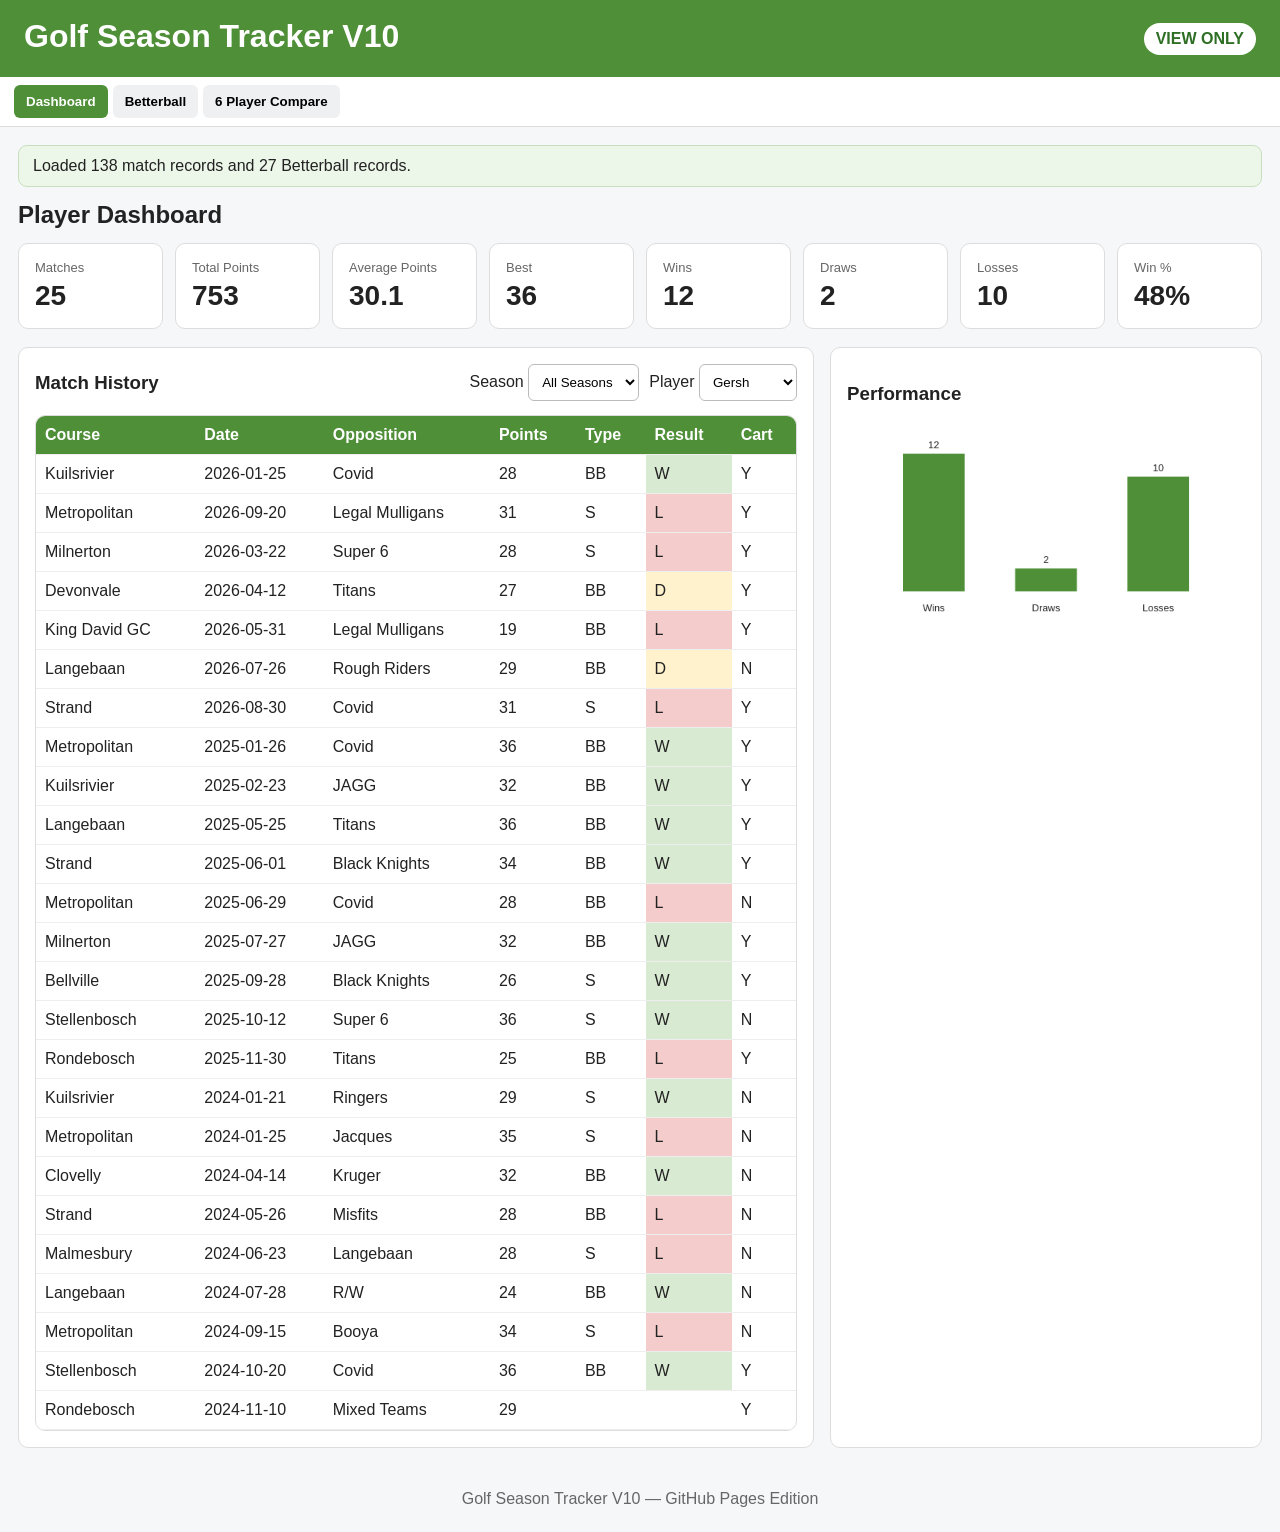
<file: index.html>
<!doctype html><html lang="en"><head><meta charset="utf-8"><meta name="viewport" content="width=device-width,initial-scale=1"><title>Golf Season Tracker V10</title><link rel="stylesheet" href="style.css"></head><body>
<header><div><h1>Golf Season Tracker V10</h1></div><span class="badge">VIEW ONLY</span></header>
<nav><button class="active" data-tab="dashboard">Dashboard</button><button data-tab="betterball">Betterball</button><button data-tab="comparison">6 Player Compare</button></nav>
<main><div id="loadStatus" class="note">Loading golf data…</div>
<section id="dashboard" class="panel active"><div class="section-head"><h2>Player Dashboard</h2></div><div id="cards" class="cards"></div><div class="grid2"><div class="card"><div class="section-head"><h3>Match History</h3><div class="header-actions"><label>Season <select id="dashSeason"></select></label><label>Player <select id="player"></select></label></div></div><div class="table-wrap"><table><thead><tr><th>Course</th><th>Date</th><th>Opposition</th><th>Points</th><th>Type</th><th>Result</th><th>Cart</th></tr></thead><tbody id="history"></tbody></table></div></div><div class="card"><h3>Performance</h3><canvas id="chart" width="520" height="260"></canvas></div></div></section>
<section id="betterball" class="panel"><div class="section-head"><h2>Betterball Results</h2><label>Season <select id="bbSeason"></select></label></div><div class="table-wrap"><table><thead><tr><th>Course</th><th>Date</th><th>Opposition</th><th>Pairing</th><th>Combined</th><th>Result</th></tr></thead><tbody id="bbrows"></tbody></table></div><div class="card top"><h3>Best Betterball Combinations</h3><div class="table-wrap"><table><thead><tr><th>Rank</th><th>Combination</th><th>Played</th><th>W</th><th>D</th><th>L</th><th>Win %</th><th>Avg Combined</th><th>Best Combined</th></tr></thead><tbody id="bestbb"></tbody></table></div></div></section>
<section id="comparison" class="panel"><div class="section-head"><h2>6 Player Comparison</h2><label>Season <select id="compareSeasonView"></select></label></div><div class="table-wrap"><table><thead><tr><th>Metric</th><th><select id="p1"></select></th><th><select id="p2"></select></th><th><select id="p3"></select></th><th><select id="p4"></select></th><th><select id="p5"></select></th><th><select id="p6"></select></th></tr></thead><tbody id="compare"></tbody></table></div></section>
</main><footer>Golf Season Tracker V10 — GitHub Pages Edition</footer><script src="app.js"></script></body></html>
</file>
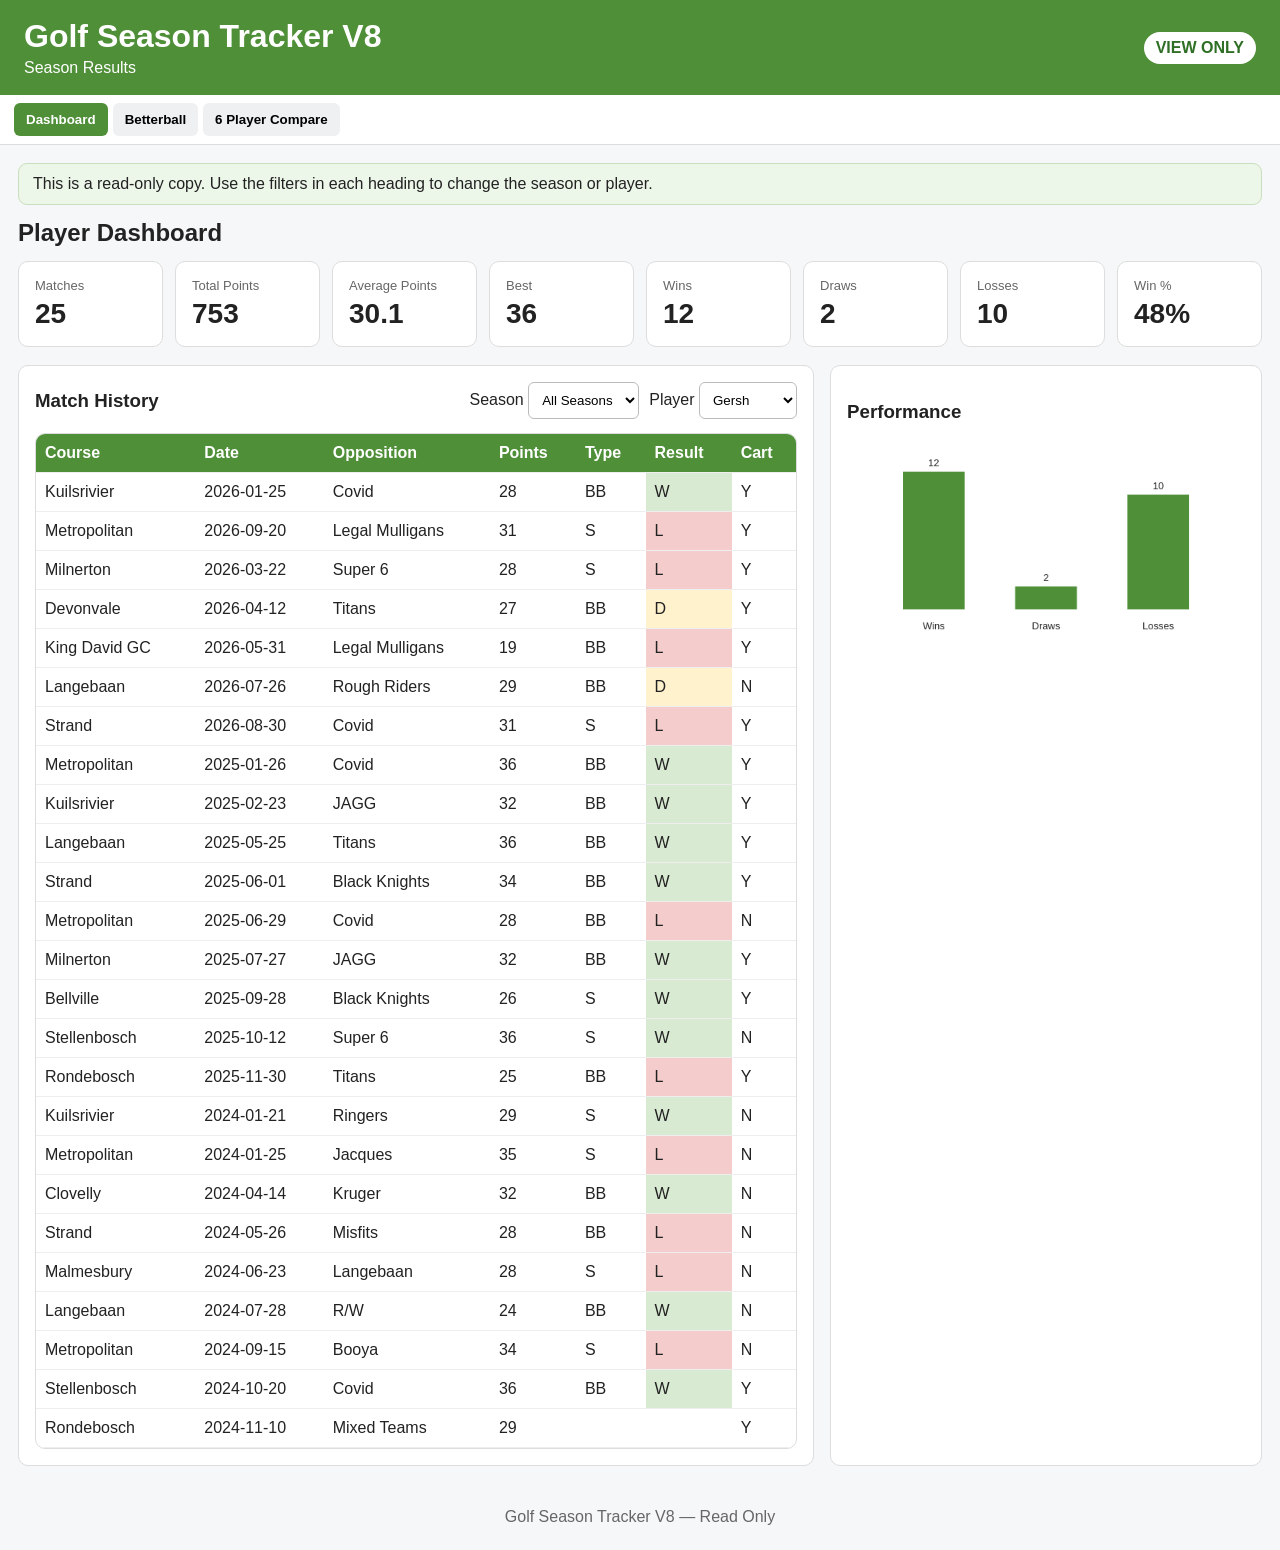
<file: Index.html>
<!doctype html><html lang="en"><head><meta charset="utf-8"><meta name="viewport" content="width=device-width,initial-scale=1">
<title>Golf Season Tracker V8 - View Only</title>
<style>
*{box-sizing:border-box}body{margin:0;font-family:Arial,Helvetica,sans-serif;background:#f6f7f8;color:#222}
header{background:#4f8f38;color:#fff;padding:18px 24px;display:flex;justify-content:space-between;align-items:center;gap:14px;flex-wrap:wrap}
h1{margin:0 0 4px}.badge{background:#fff;color:#2f6f25;border-radius:999px;padding:7px 12px;font-weight:700}
nav{display:flex;gap:5px;background:#fff;border-bottom:1px solid #ddd;padding:8px 14px;overflow:auto}
nav button{border:0;border-radius:6px;padding:9px 12px;background:#eef0f2;font-weight:700;cursor:pointer;white-space:nowrap}nav button.active{background:#4f8f38;color:#fff}
main{max-width:1500px;margin:auto;padding:18px}.panel{display:none}.panel.active{display:block}
.note{background:#edf7e9;border:1px solid #c8dfbd;border-radius:9px;padding:11px 14px;margin-bottom:14px}
.section-head{display:flex;justify-content:space-between;align-items:center;gap:10px;flex-wrap:wrap;margin-bottom:14px}.section-head h2,.section-head h3{margin:0}
.header-actions{display:flex;gap:10px;align-items:center;flex-wrap:wrap}
.cards{display:grid;grid-template-columns:repeat(auto-fit,minmax(145px,1fr));gap:12px;margin-bottom:18px}
.card{background:#fff;border:1px solid #ddd;border-radius:10px;padding:16px}.metric .label{font-size:13px;color:#666}.metric .value{font-size:28px;font-weight:800;margin-top:5px}
.grid2{display:grid;grid-template-columns:1.4fr 1fr;gap:16px}.table-wrap{overflow:auto;background:#fff;border:1px solid #ddd;border-radius:10px}
table{width:100%;border-collapse:collapse;min-width:760px}th,td{padding:10px 9px;border-bottom:1px solid #eee;text-align:left}th{background:#4f8f38;color:#fff}
select{padding:9px;border:1px solid #bbb;border-radius:6px;background:#fff}th select{width:100%;min-width:120px;padding:7px;font-weight:700}
.result-W{background:#d9ead3}.result-D{background:#fff2cc}.result-L{background:#f4cccc}.top{margin-top:18px}canvas{max-width:100%}
footer{text-align:center;color:#666;padding:24px}@media(max-width:700px){.grid2{grid-template-columns:1fr}}
</style></head><body>
<header><div><h1>Golf Season Tracker V8</h1><div>Season Results</div></div><span class="badge">VIEW ONLY</span></header>
<nav><button class="active" data-tab="dashboard">Dashboard</button><button data-tab="betterball">Betterball</button><button data-tab="comparison">6 Player Compare</button></nav>
<main><div class="note">This is a read-only copy. Use the filters in each heading to change the season or player.</div>

<section id="dashboard" class="panel active">
  <div class="section-head"><h2>Player Dashboard</h2></div>
  <div id="cards" class="cards"></div>
  <div class="grid2">
    <div class="card">
      <div class="section-head"><h3>Match History</h3><div class="header-actions"><label>Season <select id="dashSeason"></select></label><label>Player <select id="player"></select></label></div></div>
      <div class="table-wrap"><table><thead><tr><th>Course</th><th>Date</th><th>Opposition</th><th>Points</th><th>Type</th><th>Result</th><th>Cart</th></tr></thead><tbody id="history"></tbody></table></div>
    </div>
    <div class="card"><h3>Performance</h3><canvas id="chart" width="520" height="260"></canvas></div>
  </div>
</section>

<section id="betterball" class="panel">
  <div class="section-head"><h2>Betterball Results</h2><label>Season <select id="bbSeason"></select></label></div>
  <div class="table-wrap"><table><thead><tr><th>Course</th><th>Date</th><th>Opposition</th><th>Pairing</th><th>Combined</th><th>Result</th></tr></thead><tbody id="bbrows"></tbody></table></div>
  <div class="card top"><h3>Best Betterball Combinations</h3><div class="table-wrap"><table><thead><tr><th>Rank</th><th>Combination</th><th>Played</th><th>W</th><th>D</th><th>L</th><th>Win %</th><th>Avg Combined</th><th>Best Combined</th></tr></thead><tbody id="bestbb"></tbody></table></div></div>
</section>

<section id="comparison" class="panel">
  <div class="section-head"><h2>6 Player Comparison</h2><label>Season <select id="compareSeasonView"></select></label></div>
  <div class="table-wrap"><table><thead><tr><th>Metric</th><th><select id="p1"></select></th><th><select id="p2"></select></th><th><select id="p3"></select></th><th><select id="p4"></select></th><th><select id="p5"></select></th><th><select id="p6"></select></th></tr></thead><tbody id="compare"></tbody></table></div>
</section>
</main><footer>Golf Season Tracker V8 — Read Only</footer>

<script>
const STATE={"players":["Hein","Gersh","Louis","Anrich","Danie","John","Barry","Dewald D","Kevin","Faf","Marius","Paul","Hilmi","Matthew","Ronnie","Hanre","Gerhard","Matt"],"courses":["Kuilsrivier","Metropolitan","Milnerton","Devonvale","King David GC","Langebaan","Strand","Stellenbosch","Rondebosch","Bellville","Clovelly","Malmesbury"],"oppositions":["Covid","Rough Riders","Super 6","Titans","Legal Mulligans","JAGG","Black Knights","Ringers","Jacques","Kruger","Misfits","Langebaan","R/W","Booya","Mixed Teams"],"matches":[{"season":2026,"course":"Kuilsrivier","date":"2026-01-25","opposition":"Covid","player":"Hein","points":32,"type":"BB","result":"W","cart":"Y"},{"season":2026,"course":"Metropolitan","date":"2026-09-20","opposition":"Legal Mulligans","player":"Hein","points":24,"type":"BB","result":"W","cart":"Y"},{"season":2026,"course":"Milnerton","date":"2026-03-22","opposition":"Super 6","player":"Hein","points":27,"type":"BB","result":"L","cart":"N"},{"season":2026,"course":"Devonvale","date":"2026-04-12","opposition":"Titans","player":"Hein","points":26,"type":"BB","result":"L","cart":"Y"},{"season":2026,"course":"King David GC","date":"2026-05-31","opposition":"Legal Mulligans","player":"Hein","points":26,"type":"BB","result":"L","cart":"Y"},{"season":2026,"course":"Kuilsrivier","date":"2026-01-25","opposition":"Covid","player":"Gersh","points":28,"type":"BB","result":"W","cart":"Y"},{"season":2026,"course":"Metropolitan","date":"2026-09-20","opposition":"Legal Mulligans","player":"Gersh","points":31,"type":"S","result":"L","cart":"Y"},{"season":2026,"course":"Milnerton","date":"2026-03-22","opposition":"Super 6","player":"Gersh","points":28,"type":"S","result":"L","cart":"Y"},{"season":2026,"course":"Devonvale","date":"2026-04-12","opposition":"Titans","player":"Gersh","points":27,"type":"BB","result":"D","cart":"Y"},{"season":2026,"course":"King David GC","date":"2026-05-31","opposition":"Legal Mulligans","player":"Gersh","points":19,"type":"BB","result":"L","cart":"Y"},{"season":2026,"course":"Langebaan","date":"2026-07-26","opposition":"Rough Riders","player":"Gersh","points":29,"type":"BB","result":"D","cart":"N"},{"season":2026,"course":"Strand","date":"2026-08-30","opposition":"Covid","player":"Gersh","points":31,"type":"S","result":"L","cart":"Y"},{"season":2026,"course":"Kuilsrivier","date":"2026-01-25","opposition":"Covid","player":"Louis","points":24,"type":"S","result":"L","cart":"N"},{"season":2026,"course":"Metropolitan","date":"2026-09-20","opposition":"Legal Mulligans","player":"Louis","points":31,"type":"S","result":"L","cart":"Y"},{"season":2026,"course":"Milnerton","date":"2026-03-22","opposition":"Super 6","player":"Louis","points":36,"type":"S","result":"W","cart":"Y"},{"season":2026,"course":"Devonvale","date":"2026-04-12","opposition":"Titans","player":"Louis","points":31,"type":"S","result":"L","cart":"N"},{"season":2026,"course":"King David GC","date":"2026-05-31","opposition":"Legal Mulligans","player":"Louis","points":34,"type":"S","result":"W","cart":"N"},{"season":2026,"course":"Langebaan","date":"2026-07-26","opposition":"Rough Riders","player":"Louis","points":30,"type":"S","result":"L","cart":"N"},{"season":2026,"course":"Strand","date":"2026-08-30","opposition":"Covid","player":"Louis","points":31,"type":"S","result":"L","cart":"Y"},{"season":2026,"course":"Kuilsrivier","date":"2026-01-25","opposition":"Covid","player":"Anrich","points":27,"type":"S","result":"L","cart":"N"},{"season":2026,"course":"Metropolitan","date":"2026-09-20","opposition":"Legal Mulligans","player":"Anrich","points":38,"type":"BB","result":"W","cart":"N"},{"season":2026,"course":"Milnerton","date":"2026-03-22","opposition":"Super 6","player":"Anrich","points":27,"type":"BB","result":"L","cart":"N"},{"season":2026,"course":"Devonvale","date":"2026-04-12","opposition":"Titans","player":"Anrich","points":29,"type":"S","result":"L","cart":"N"},{"season":2026,"course":"King David GC","date":"2026-05-31","opposition":"Legal Mulligans","player":"Anrich","points":30,"type":"BB","result":"L","cart":"N"},{"season":2026,"course":"Langebaan","date":"2026-07-26","opposition":"Rough Riders","player":"Anrich","points":41,"type":"BB","result":"W","cart":"N"},{"season":2026,"course":"Strand","date":"2026-08-30","opposition":"Covid","player":"Anrich","points":35,"type":"BB","result":"W","cart":"N"},{"season":2026,"course":"Kuilsrivier","date":"2026-01-25","opposition":"Covid","player":"Danie","points":18,"type":"BB","result":"L","cart":"N"},{"season":2026,"course":"Metropolitan","date":"2026-09-20","opposition":"Legal Mulligans","player":"Danie","points":33,"type":"BB","result":"W","cart":"N"},{"season":2026,"course":"King David GC","date":"2026-05-31","opposition":"Legal Mulligans","player":"Danie","points":31,"type":"BB","result":"L","cart":"N"},{"season":2026,"course":"Langebaan","date":"2026-07-26","opposition":"Rough Riders","player":"Danie","points":30,"type":"BB","result":"W","cart":"N"},{"season":2026,"course":"Strand","date":"2026-08-30","opposition":"Covid","player":"Danie","points":23,"type":"BB","result":"L","cart":"N"},{"season":2026,"course":"Kuilsrivier","date":"2026-01-25","opposition":"Covid","player":"John","points":26,"type":"BB","result":"L","cart":"N"},{"season":2026,"course":"Metropolitan","date":"2026-09-20","opposition":"Legal Mulligans","player":"John","points":28,"type":"BB","result":"W","cart":"Y"},{"season":2026,"course":"Milnerton","date":"2026-03-22","opposition":"Super 6","player":"John","points":20,"type":"BB","result":"L","cart":"Y"},{"season":2026,"course":"Devonvale","date":"2026-04-12","opposition":"Titans","player":"John","points":24,"type":"BB","result":"D","cart":"Y"},{"season":2026,"course":"King David GC","date":"2026-05-31","opposition":"Legal Mulligans","player":"John","points":35,"type":"S","result":"W","cart":"N"},{"season":2026,"course":"Strand","date":"2026-08-30","opposition":"Covid","player":"John","points":28,"type":"BB","result":"L","cart":"N"},{"season":2026,"course":"Milnerton","date":"2026-03-22","opposition":"Super 6","player":"Barry","points":24,"type":"BB","result":"L","cart":"Y"},{"season":2026,"course":"Langebaan","date":"2026-07-26","opposition":"Rough Riders","player":"Dewald D","points":38,"type":"BB","result":"D","cart":"N"},{"season":2026,"course":"Langebaan","date":"2026-07-26","opposition":"Rough Riders","player":"Kevin","points":34,"type":"S","result":"W","cart":"N"},{"season":2026,"course":"Strand","date":"2026-08-30","opposition":"Covid","player":"Faf","points":27,"type":"BB","result":"WL","cart":"N"},{"season":2026,"course":"Devonvale","date":"2026-04-12","opposition":"Titans","player":"Marius","points":21,"type":"BB","result":"L","cart":"Y"},{"season":2025,"course":"Metropolitan","date":"2025-01-26","opposition":"Covid","player":"Hein","points":35,"type":"S","result":"L","cart":"Y"},{"season":2025,"course":"Kuilsrivier","date":"2025-02-23","opposition":"JAGG","player":"Hein","points":24,"type":"S","result":"L","cart":"Y"},{"season":2025,"course":"Devonvale","date":"2025-04-13","opposition":"Super 6","player":"Hein","points":27,"type":"BB","result":"L","cart":"Y"},{"season":2025,"course":"Strand","date":"2025-06-01","opposition":"Black Knights","player":"Hein","points":26,"type":"BB","result":"L","cart":"Y"},{"season":2025,"course":"Metropolitan","date":"2025-06-29","opposition":"Covid","player":"Hein","points":33,"type":"BB","result":"W","cart":"N"},{"season":2025,"course":"Milnerton","date":"2025-07-27","opposition":"JAGG","player":"Hein","points":28,"type":"BB","result":"W","cart":"Y"},{"season":2025,"course":"Bellville","date":"2025-09-28","opposition":"Black Knights","player":"Hein","points":35,"type":"BB","result":"W","cart":"Y"},{"season":2025,"course":"Stellenbosch","date":"2025-10-12","opposition":"Super 6","player":"Hein","points":35,"type":"BB","result":"W","cart":"N"},{"season":2025,"course":"Rondebosch","date":"2025-11-30","opposition":"Titans","player":"Hein","points":27,"type":"BB","result":"L","cart":"Y"},{"season":2025,"course":"Metropolitan","date":"2025-01-26","opposition":"Covid","player":"Louis","points":34,"type":"BB","result":"L","cart":"N"},{"season":2025,"course":"Kuilsrivier","date":"2025-02-23","opposition":"JAGG","player":"Louis","points":31,"type":"S","result":"L","cart":"Y"},{"season":2025,"course":"Devonvale","date":"2025-04-13","opposition":"Super 6","player":"Louis","points":27,"type":"S","result":"W","cart":"N"},{"season":2025,"course":"Langebaan","date":"2025-05-25","opposition":"Titans","player":"Louis","points":34,"type":"BB","result":"W","cart":"Y"},{"season":2025,"course":"Strand","date":"2025-06-01","opposition":"Black Knights","player":"Louis","points":36,"type":"BB","result":"W","cart":"Y"},{"season":2025,"course":"Milnerton","date":"2025-07-27","opposition":"JAGG","player":"Louis","points":33,"type":"S","result":"W","cart":"N"},{"season":2025,"course":"Bellville","date":"2025-09-28","opposition":"Black Knights","player":"Louis","points":38,"type":"BB","result":"W","cart":"Y"},{"season":2025,"course":"Stellenbosch","date":"2025-10-12","opposition":"Super 6","player":"Louis","points":41,"type":"BB","result":"W","cart":"N"},{"season":2025,"course":"Rondebosch","date":"2025-11-30","opposition":"Titans","player":"Louis","points":36,"type":"S","result":"W","cart":"N"},{"season":2025,"course":"Metropolitan","date":"2025-01-26","opposition":"Covid","player":"Gersh","points":36,"type":"BB","result":"W","cart":"Y"},{"season":2025,"course":"Kuilsrivier","date":"2025-02-23","opposition":"JAGG","player":"Gersh","points":32,"type":"BB","result":"W","cart":"Y"},{"season":2025,"course":"Langebaan","date":"2025-05-25","opposition":"Titans","player":"Gersh","points":36,"type":"BB","result":"W","cart":"Y"},{"season":2025,"course":"Strand","date":"2025-06-01","opposition":"Black Knights","player":"Gersh","points":34,"type":"BB","result":"W","cart":"Y"},{"season":2025,"course":"Metropolitan","date":"2025-06-29","opposition":"Covid","player":"Gersh","points":28,"type":"BB","result":"L","cart":"N"},{"season":2025,"course":"Milnerton","date":"2025-07-27","opposition":"JAGG","player":"Gersh","points":32,"type":"BB","result":"W","cart":"Y"},{"season":2025,"course":"Bellville","date":"2025-09-28","opposition":"Black Knights","player":"Gersh","points":26,"type":"S","result":"W","cart":"Y"},{"season":2025,"course":"Stellenbosch","date":"2025-10-12","opposition":"Super 6","player":"Gersh","points":36,"type":"S","result":"W","cart":"N"},{"season":2025,"course":"Rondebosch","date":"2025-11-30","opposition":"Titans","player":"Gersh","points":25,"type":"BB","result":"L","cart":"Y"},{"season":2025,"course":"Metropolitan","date":"2025-01-26","opposition":"Covid","player":"Danie","points":30,"type":"BB","result":"W","cart":"Y"},{"season":2025,"course":"Kuilsrivier","date":"2025-02-23","opposition":"JAGG","player":"Danie","points":31,"type":"BB","result":"W","cart":"Y"},{"season":2025,"course":"Devonvale","date":"2025-04-13","opposition":"Super 6","player":"Danie","points":28,"type":"BB","result":"W","cart":"N"},{"season":2025,"course":"Langebaan","date":"2025-05-25","opposition":"Titans","player":"Danie","points":34,"type":"BB","result":"W","cart":"N"},{"season":2025,"course":"Strand","date":"2025-06-01","opposition":"Black Knights","player":"Danie","points":20,"type":"S","result":"L","cart":"N"},{"season":2025,"course":"Metropolitan","date":"2025-06-29","opposition":"Covid","player":"Danie","points":32,"type":"BB","result":"W","cart":"N"},{"season":2025,"course":"Milnerton","date":"2025-07-27","opposition":"JAGG","player":"Danie","points":32,"type":"BB","result":"W","cart":"N"},{"season":2025,"course":"Bellville","date":"2025-09-28","opposition":"Black Knights","player":"Danie","points":26,"type":"S","result":"L","cart":"Y"},{"season":2025,"course":"Stellenbosch","date":"2025-10-12","opposition":"Super 6","player":"Danie","points":29,"type":"BB","result":"W","cart":"N"},{"season":2025,"course":"Rondebosch","date":"2025-11-30","opposition":"Titans","player":"Danie","points":33,"type":"BB","result":"W","cart":"N"},{"season":2025,"course":"Metropolitan","date":"2025-01-26","opposition":"Covid","player":"Anrich","points":33,"type":"BB","result":"L","cart":"N"},{"season":2025,"course":"Kuilsrivier","date":"2025-02-23","opposition":"JAGG","player":"Anrich","points":33,"type":"BB","result":"W","cart":"Y"},{"season":2025,"course":"Devonvale","date":"2025-04-13","opposition":"Super 6","player":"Anrich","points":35,"type":"BB","result":"W","cart":"N"},{"season":2025,"course":"Langebaan","date":"2025-05-25","opposition":"Titans","player":"Anrich","points":34,"type":"BB","result":"W","cart":"N"},{"season":2025,"course":"Strand","date":"2025-06-01","opposition":"Black Knights","player":"Anrich","points":28,"type":"BB","result":"L","cart":"N"},{"season":2025,"course":"Metropolitan","date":"2025-06-29","opposition":"Covid","player":"Anrich","points":30,"type":"S","result":"L","cart":"N"},{"season":2025,"course":"Milnerton","date":"2025-07-27","opposition":"JAGG","player":"Anrich","points":26,"type":"S","result":"L","cart":"N"},{"season":2025,"course":"Bellville","date":"2025-09-28","opposition":"Black Knights","player":"Anrich","points":23,"type":"BB","result":"L","cart":"Y"},{"season":2025,"course":"Stellenbosch","date":"2025-10-12","opposition":"Super 6","player":"Anrich","points":37,"type":"S","result":"W","cart":"N"},{"season":2025,"course":"Rondebosch","date":"2025-11-30","opposition":"Titans","player":"Anrich","points":34,"type":"BB","result":"W","cart":"N"},{"season":2025,"course":"Metropolitan","date":"2025-06-29","opposition":"Covid","player":"Paul","points":29,"type":"S","result":"W","cart":"N"},{"season":2025,"course":"Milnerton","date":"2025-07-27","opposition":"JAGG","player":"Paul","points":34,"type":"BB","result":"W","cart":"N"},{"season":2025,"course":"Bellville","date":"2025-09-28","opposition":"Black Knights","player":"Paul","points":27,"type":"BB","result":"L","cart":"Y"},{"season":2025,"course":"Metropolitan","date":"2025-01-26","opposition":"Covid","player":"Hilmi","points":36,"type":"S","result":"W","cart":"N"},{"season":2025,"course":"Kuilsrivier","date":"2025-02-23","opposition":"JAGG","player":"Marius","points":17,"type":"BB","result":"W","cart":"Y"},{"season":2025,"course":"Strand","date":"2025-06-01","opposition":"Black Knights","player":"Marius","points":6,"type":"S","result":"L","cart":"N"},{"season":2025,"course":"Metropolitan","date":"2025-06-29","opposition":"Covid","player":"Marius","points":24,"type":"BB","result":"L","cart":"N"},{"season":2025,"course":"Devonvale","date":"2025-04-13","opposition":"Super 6","player":"Matthew","points":21,"type":"BB","result":"L","cart":"Y"},{"season":2025,"course":"Devonvale","date":"2025-04-13","opposition":"Super 6","player":"Ronnie","points":33,"type":"S","result":"W","cart":"N"},{"season":2025,"course":"Langebaan","date":"2025-05-25","opposition":"Titans","player":"Kevin","points":32,"type":"S","result":"L","cart":"N"},{"season":2025,"course":"Langebaan","date":"2025-05-25","opposition":"Titans","player":"Hanre","points":23,"type":"S","result":"L","cart":"N"},{"season":2025,"course":"Stellenbosch","date":"2025-10-12","opposition":"Super 6","player":"Gerhard","points":21,"type":"BB","result":"W","cart":"N"},{"season":2025,"course":"Rondebosch","date":"2025-11-30","opposition":"Titans","player":"Gerhard","points":22,"type":"S","result":"L","cart":"N"},{"season":2024,"course":"Kuilsrivier","date":"2024-01-21","opposition":"Ringers","player":"Hein","points":29,"type":"BB","result":"D","cart":"N"},{"season":2024,"course":"Kuilsrivier","date":"2024-01-21","opposition":"Ringers","player":"Louis","points":26,"type":"S","result":"L","cart":"N"},{"season":2024,"course":"Kuilsrivier","date":"2024-01-21","opposition":"Ringers","player":"Gersh","points":29,"type":"S","result":"W","cart":"N"},{"season":2024,"course":"Kuilsrivier","date":"2024-01-21","opposition":"Ringers","player":"Matthew","points":29,"type":"BB","result":"D","cart":"N"},{"season":2024,"course":"Metropolitan","date":"2024-01-25","opposition":"Jacques","player":"Hein","points":28,"type":"BB","result":"L","cart":"N"},{"season":2024,"course":"Metropolitan","date":"2024-01-25","opposition":"Jacques","player":"Louis","points":36,"type":"S","result":"W","cart":"N"},{"season":2024,"course":"Metropolitan","date":"2024-01-25","opposition":"Jacques","player":"Gersh","points":35,"type":"S","result":"L","cart":"N"},{"season":2024,"course":"Metropolitan","date":"2024-01-25","opposition":"Jacques","player":"Matthew","points":26,"type":"BB","result":"L","cart":"N"},{"season":2024,"course":"Clovelly","date":"2024-04-14","opposition":"Kruger","player":"Hein","points":32,"type":"BB","result":"W","cart":"N"},{"season":2024,"course":"Clovelly","date":"2024-04-14","opposition":"Kruger","player":"Louis","points":32,"type":"S","result":"W","cart":"N"},{"season":2024,"course":"Clovelly","date":"2024-04-14","opposition":"Kruger","player":"Gersh","points":32,"type":"BB","result":"W","cart":"N"},{"season":2024,"course":"Clovelly","date":"2024-04-14","opposition":"Kruger","player":"Matthew","points":29,"type":"S","result":"L","cart":"N"},{"season":2024,"course":"Strand","date":"2024-05-26","opposition":"Misfits","player":"Hein","points":20,"type":"BB","result":"L","cart":"N"},{"season":2024,"course":"Strand","date":"2024-05-26","opposition":"Misfits","player":"Louis","points":30,"type":"S","result":"L","cart":"N"},{"season":2024,"course":"Strand","date":"2024-05-26","opposition":"Misfits","player":"Gersh","points":28,"type":"BB","result":"L","cart":"N"},{"season":2024,"course":"Strand","date":"2024-05-26","opposition":"Misfits","player":"Ronnie","points":28,"type":"S","result":"L","cart":"N"},{"season":2024,"course":"Malmesbury","date":"2024-06-23","opposition":"Langebaan","player":"Hein","points":27,"type":"BB","result":"W","cart":"N"},{"season":2024,"course":"Malmesbury","date":"2024-06-23","opposition":"Langebaan","player":"Louis","points":30,"type":"BB","result":"W","cart":"Y"},{"season":2024,"course":"Malmesbury","date":"2024-06-23","opposition":"Langebaan","player":"Gersh","points":28,"type":"S","result":"L","cart":"N"},{"season":2024,"course":"Malmesbury","date":"2024-06-23","opposition":"Langebaan","player":"Matthew","points":24,"type":"S","result":"L","cart":"N"},{"season":2024,"course":"Langebaan","date":"2024-07-28","opposition":"R/W","player":"Hein","points":39,"type":"S","result":"W","cart":"N"},{"season":2024,"course":"Langebaan","date":"2024-07-28","opposition":"R/W","player":"Louis","points":30,"type":"S","result":"L","cart":"N"},{"season":2024,"course":"Langebaan","date":"2024-07-28","opposition":"R/W","player":"Gersh","points":24,"type":"BB","result":"W","cart":"N"},{"season":2024,"course":"Langebaan","date":"2024-07-28","opposition":"R/W","player":"Matthew","points":30,"type":"BB","result":"W","cart":"N"},{"season":2024,"course":"Metropolitan","date":"2024-09-15","opposition":"Booya","player":"Hein","points":31,"type":"BB","result":"L","cart":"N"},{"season":2024,"course":"Metropolitan","date":"2024-09-15","opposition":"Booya","player":"Louis","points":32,"type":"S","result":"L","cart":"Y"},{"season":2024,"course":"Metropolitan","date":"2024-09-15","opposition":"Booya","player":"Gersh","points":34,"type":"S","result":"L","cart":"N"},{"season":2024,"course":"Metropolitan","date":"2024-09-15","opposition":"Booya","player":"Matthew","points":27,"type":"BB","result":"L","cart":"N"},{"season":2024,"course":"Stellenbosch","date":"2024-10-20","opposition":"Covid","player":"Hein","points":40,"type":"BB","result":"W","cart":"Y"},{"season":2024,"course":"Stellenbosch","date":"2024-10-20","opposition":"Covid","player":"Louis","points":35,"type":"S","result":"D","cart":"Y"},{"season":2024,"course":"Stellenbosch","date":"2024-10-20","opposition":"Covid","player":"Gersh","points":36,"type":"BB","result":"W","cart":"Y"},{"season":2024,"course":"Stellenbosch","date":"2024-10-20","opposition":"Covid","player":"Matthew","points":36,"type":"S","result":"L","cart":"Y"},{"season":2024,"course":"Rondebosch","date":"2024-11-10","opposition":"Mixed Teams","player":"Hein","points":38,"type":"","result":"","cart":"Y"},{"season":2024,"course":"Rondebosch","date":"2024-11-10","opposition":"Mixed Teams","player":"Louis","points":29,"type":"","result":"","cart":"Y"},{"season":2024,"course":"Rondebosch","date":"2024-11-10","opposition":"Mixed Teams","player":"Gersh","points":29,"type":"","result":"","cart":"Y"},{"season":2024,"course":"Rondebosch","date":"2024-11-10","opposition":"Mixed Teams","player":"Anrich","points":30,"type":"","result":"","cart":"Y"}],"betterball":[{"season":2026,"course":"Kuilsrivier","date":"2026-01-25","opposition":"Covid","t1p1":"Hein","t1p2":"Gersh","t1combined":38,"t1result":"W","t2p1":"Danie","t2p2":"John","t2combined":31,"t2result":"L"},{"season":2026,"course":"Metropolitan","date":"2026-09-20","opposition":"Legal Mulligans","t1p1":"Hein","t1p2":"John","t1combined":38,"t1result":"W","t2p1":"Danie","t2p2":"Anrich","t2combined":42,"t2result":"W"},{"season":2026,"course":"Milnerton","date":"2026-03-22","opposition":"Super 6","t1p1":"John","t1p2":"Barry","t1combined":31,"t1result":"L","t2p1":"Hein","t2p2":"Anrich","t2combined":36,"t2result":"L"},{"season":2026,"course":"Devonvale","date":"2026-04-12","opposition":"Titans","t1p1":"Gersh","t1p2":"John","t1combined":34,"t1result":"D","t2p1":"Hein","t2p2":"Marius","t2combined":32,"t2result":"L"},{"season":2026,"course":"King David GC","date":"2026-05-31","opposition":"Legal Mulligans","t1p1":"Hein","t1p2":"Gersh","t1combined":34,"t1result":"L","t2p1":"Danie","t2p2":"Anrich","t2combined":41,"t2result":"L"},{"season":2026,"course":"Langebaan","date":"2026-07-26","opposition":"Rough Riders","t1p1":"Danie","t1p2":"Anrich","t1combined":46,"t1result":"W","t2p1":"Gersh","t2p2":"Dewald D","t2combined":46,"t2result":"D"},{"season":2026,"course":"Strand","date":"2026-08-30","opposition":"Covid","t1p1":"Danie","t1p2":"John","t1combined":33,"t1result":"L","t2p1":"Anrich","t2p2":"Faf","t2combined":43,"t2result":"W"},{"season":2025,"course":"Metropolitan","date":"2025-01-26","opposition":"Covid","t1p1":"Danie","t1p2":"Gersh","t1combined":0,"t1result":"W","t2p1":"","t2p2":"","t2combined":0,"t2result":""},{"season":2025,"course":"Metropolitan","date":"2025-01-26","opposition":"Covid","t1p1":"Anrich","t1p2":"Louis","t1combined":0,"t1result":"L","t2p1":"","t2p2":"","t2combined":0,"t2result":""},{"season":2025,"course":"Kuilsrivier","date":"2025-02-23","opposition":"JAGG","t1p1":"Danie","t1p2":"Marius","t1combined":0,"t1result":"W","t2p1":"","t2p2":"","t2combined":0,"t2result":""},{"season":2025,"course":"Kuilsrivier","date":"2025-02-23","opposition":"JAGG","t1p1":"Gersh","t1p2":"Anrich","t1combined":0,"t1result":"W","t2p1":"","t2p2":"","t2combined":0,"t2result":""},{"season":2025,"course":"Devonvale","date":"2025-04-13","opposition":"Super 6","t1p1":"Hein","t1p2":"Matt","t1combined":0,"t1result":"L","t2p1":"","t2p2":"","t2combined":0,"t2result":""},{"season":2025,"course":"Devonvale","date":"2025-04-13","opposition":"Super 6","t1p1":"Danie","t1p2":"Anrich","t1combined":0,"t1result":"W","t2p1":"","t2p2":"","t2combined":0,"t2result":""},{"season":2025,"course":"Langebaan","date":"2025-05-25","opposition":"Titans","t1p1":"Gersh","t1p2":"Louis","t1combined":0,"t1result":"W","t2p1":"","t2p2":"","t2combined":0,"t2result":""},{"season":2025,"course":"Langebaan","date":"2025-05-25","opposition":"Titans","t1p1":"Anrich","t1p2":"Danie","t1combined":0,"t1result":"W","t2p1":"","t2p2":"","t2combined":0,"t2result":""},{"season":2025,"course":"Strand","date":"2025-06-01","opposition":"Black Knights","t1p1":"Gersh","t1p2":"Louis","t1combined":0,"t1result":"W","t2p1":"","t2p2":"","t2combined":0,"t2result":""},{"season":2025,"course":"Strand","date":"2025-06-01","opposition":"Black Knights","t1p1":"Anrich","t1p2":"Hein","t1combined":0,"t1result":"W","t2p1":"","t2p2":"","t2combined":0,"t2result":""},{"season":2025,"course":"Metropolitan","date":"2025-06-29","opposition":"Covid","t1p1":"Hein","t1p2":"Danie","t1combined":0,"t1result":"W","t2p1":"","t2p2":"","t2combined":0,"t2result":""},{"season":2025,"course":"Metropolitan","date":"2025-06-29","opposition":"Covid","t1p1":"Gersh","t1p2":"Marius","t1combined":0,"t1result":"L","t2p1":"","t2p2":"","t2combined":0,"t2result":""},{"season":2025,"course":"Milnerton","date":"2025-07-27","opposition":"JAGG","t1p1":"Gersh","t1p2":"Hein","t1combined":0,"t1result":"W","t2p1":"","t2p2":"","t2combined":0,"t2result":""},{"season":2025,"course":"Milnerton","date":"2025-07-27","opposition":"JAGG","t1p1":"Danie","t1p2":"Paul","t1combined":0,"t1result":"W","t2p1":"","t2p2":"","t2combined":0,"t2result":""},{"season":2025,"course":"Stellenbosch","date":"2025-10-12","opposition":"Super 6","t1p1":"Hein","t1p2":"Louis","t1combined":0,"t1result":"W","t2p1":"","t2p2":"","t2combined":0,"t2result":""},{"season":2025,"course":"Stellenbosch","date":"2025-10-12","opposition":"Super 6","t1p1":"Anrich","t1p2":"Paul","t1combined":0,"t1result":"L","t2p1":"","t2p2":"","t2combined":0,"t2result":""},{"season":2025,"course":"Rondebosch","date":"2025-11-30","opposition":"Titans","t1p1":"Anrich","t1p2":"Danie","t1combined":0,"t1result":"W","t2p1":"","t2p2":"","t2combined":0,"t2result":""},{"season":2025,"course":"Rondebosch","date":"2025-11-30","opposition":"Titans","t1p1":"Gersh","t1p2":"Hein","t1combined":0,"t1result":"L","t2p1":"","t2p2":"","t2combined":0,"t2result":""},{"season":2025,"course":"Rondebosch","date":"2025-11-30","opposition":"Titans","t1p1":"Louis","t1p2":"Gerhard","t1combined":0,"t1result":"W","t2p1":"","t2p2":"","t2combined":0,"t2result":""},{"season":2025,"course":"Rondebosch","date":"2025-11-30","opposition":"Titans","t1p1":"Hein","t1p2":"Danie","t1combined":0,"t1result":"W","t2p1":"","t2p2":"","t2combined":0,"t2result":""}]};
const $=id=>document.getElementById(id);
const esc=v=>String(v??'').replace(/[&<>]/g,s=>({'&':'&amp;','<':'&lt;','>':'&gt;'}[s]));
const pct=v=>Math.round((v||0)*100)+'%';
const avg=a=>a.length?a.reduce((x,y)=>x+y,0)/a.length:0;

function seasonValues(){
 return ['ALL',...Array.from(new Set([...STATE.matches.map(x=>String(x.season)),...STATE.betterball.map(x=>String(x.season))])).sort((a,b)=>Number(b)-Number(a))];
}
function fillSeason(id){
 $(id).innerHTML=seasonValues().map(s=>`<option value="${s}">${s==='ALL'?'All Seasons':s}</option>`).join('');
}
function playersForSeason(season,source='matches'){
 if(season==='ALL') return [...STATE.players];
 const set=new Set();
 if(source==='betterball'){
  STATE.betterball.filter(x=>String(x.season)===String(season)).forEach(x=>[x.t1p1,x.t1p2,x.t2p1,x.t2p2].forEach(p=>{if(p)set.add(p)}));
 }else{
  STATE.matches.filter(x=>String(x.season)===String(season)).forEach(x=>{if(x.player)set.add(x.player)});
 }
 return STATE.players.filter(p=>set.has(p));
}
function setPlayers(id,season,index=0){
 const el=$(id),values=playersForSeason(season,'matches'),old=el.value;
 el.innerHTML=values.map(v=>`<option value="${esc(v)}">${esc(v)}</option>`).join('');
 if(old&&values.includes(old))el.value=old;else if(values.length)el.value=values[index%values.length];
}
function playerStats(player,season){
 const m=STATE.matches.filter(x=>x.player===player&&(season==='ALL'||String(x.season)===String(season))),pts=m.map(x=>Number(x.points)||0);
 const c=(r,t)=>m.filter(x=>x.result===r&&(!t||x.type===t)).length,singles=m.filter(x=>x.type==='S').length,bb=m.filter(x=>x.type==='BB').length;
 return {matches:m.length,total:pts.reduce((a,b)=>a+b,0),average:avg(pts),best:pts.length?Math.max(...pts):0,low:pts.length?Math.min(...pts):0,
 wins:c('W'),draws:c('D'),losses:c('L'),winPct:m.length?c('W')/m.length:0,singlesWinPct:singles?c('W','S')/singles:0,bbWinPct:bb?c('W','BB')/bb:0};
}
function drawBars(labels,values){
 const c=$('chart'),x=c.getContext('2d'),w=c.width,h=c.height;x.clearRect(0,0,w,h);const p=40,m=Math.max(1,...values),bw=(w-p*2)/values.length*.55;x.font='13px Arial';x.textAlign='center';
 values.forEach((v,i)=>{const cx=p+(i+.5)*(w-p*2)/values.length,bh=(h-p*2)*(v/m);x.fillStyle='#4f8f38';x.fillRect(cx-bw/2,h-p-bh,bw,bh);x.fillStyle='#222';x.fillText(v,cx,h-p-bh-7);x.fillText(labels[i],cx,h-14)});
}
function refreshDashboardPlayer(){
 const s=$('dashSeason').value;setPlayers('player',s,0);
 if(STATE.players.includes('Gersh')&&playersForSeason(s).includes('Gersh')&&!$('player').dataset.init){$('player').value='Gersh';$('player').dataset.init='1';}
}
function renderDashboard(){
 const season=$('dashSeason').value,p=$('player').value,s=playerStats(p,season);
 $('cards').innerHTML=[['Matches',s.matches],['Total Points',s.total],['Average Points',s.average.toFixed(1)],['Best',s.best],['Wins',s.wins],['Draws',s.draws],['Losses',s.losses],['Win %',pct(s.winPct)]].map(v=>`<div class="card metric"><div class="label">${v[0]}</div><div class="value">${v[1]}</div></div>`).join('');
 const rows=STATE.matches.filter(x=>x.player===p&&(season==='ALL'||String(x.season)===String(season)));
 $('history').innerHTML=rows.length?rows.map(x=>`<tr><td>${esc(x.course)}</td><td>${esc(x.date)}</td><td>${esc(x.opposition)}</td><td>${x.points}</td><td>${esc(x.type)}</td><td class="result-${x.result}">${esc(x.result)}</td><td>${esc(x.cart)}</td></tr>`).join(''):'<tr><td colspan="7">No matches for this player/season.</td></tr>';
 drawBars(['Wins','Draws','Losses'],[s.wins,s.draws,s.losses]);
}
function pairingRows(){
 const season=$('bbSeason').value,out=[];
 STATE.betterball.filter(x=>season==='ALL'||String(x.season)===String(season)).forEach(x=>{
  if(x.t1p1&&x.t1p2)out.push({course:x.course,date:x.date,opp:x.opposition,p1:x.t1p1,p2:x.t1p2,score:Number(x.t1combined)||0,result:x.t1result});
  if(x.t2p1&&x.t2p2)out.push({course:x.course,date:x.date,opp:x.opposition,p1:x.t2p1,p2:x.t2p2,score:Number(x.t2combined)||0,result:x.t2result});
 });return out;
}
function renderBetterball(){
 const rows=pairingRows();
 $('bbrows').innerHTML=rows.length?rows.map(x=>`<tr><td>${esc(x.course)}</td><td>${esc(x.date)}</td><td>${esc(x.opp)}</td><td>${esc(x.p1)} + ${esc(x.p2)}</td><td>${x.score||''}</td><td class="result-${x.result}">${esc(x.result)}</td></tr>`).join(''):'<tr><td colspan="6">No Betterball results for this season.</td></tr>';
 const map=new Map();rows.forEach(x=>{const n=[x.p1,x.p2].sort(),k=n.join('|');if(!map.has(k))map.set(k,{name:n.join(' + '),played:0,w:0,d:0,l:0,scores:[]});const a=map.get(k);a.played++;if(x.result==='W')a.w++;else if(x.result==='D')a.d++;else if(x.result==='L')a.l++;if(x.score>0)a.scores.push(x.score)});
 const ranked=[...map.values()].map(a=>({...a,winPct:a.played?a.w/a.played:0,avg:a.scores.length?avg(a.scores):null,best:a.scores.length?Math.max(...a.scores):null})).sort((a,b)=>b.winPct-a.winPct||((b.avg??-1)-(a.avg??-1))||b.played-a.played);
 $('bestbb').innerHTML=ranked.map((a,i)=>`<tr><td>${i+1}</td><td><b>${esc(a.name)}</b></td><td>${a.played}</td><td>${a.w}</td><td>${a.d}</td><td>${a.l}</td><td>${pct(a.winPct)}</td><td>${a.avg===null?'—':a.avg.toFixed(1)}</td><td>${a.best===null?'—':a.best}</td></tr>`).join('');
}
function refreshComparePlayers(){
 const season=$('compareSeasonView').value,values=playersForSeason(season,'matches');
 [1,2,3,4,5,6].forEach((n,i)=>{const el=$('p'+n),old=el.value;el.innerHTML=values.map(v=>`<option value="${esc(v)}">${esc(v)}</option>`).join('');if(old&&values.includes(old))el.value=old;else if(values.length)el.value=values[i%values.length];});
}
function renderComparison(){
 const season=$('compareSeasonView').value,ps=[1,2,3,4,5,6].map(i=>$('p'+i).value),ss=ps.map(p=>playerStats(p,season));
 const rows=[['Matches','matches',v=>v],['Total Points','total',v=>v],['Average Points','average',v=>v.toFixed(1)],['Best Points','best',v=>v],['Lowest Points','low',v=>v],['Wins','wins',v=>v],['Draws','draws',v=>v],['Losses','losses',v=>v],['Win %','winPct',pct],['Singles Win %','singlesWinPct',pct],['Betterball Win %','bbWinPct',pct]];
 $('compare').innerHTML=rows.map(([l,k,f])=>`<tr><td><b>${l}</b></td>${ss.map(s=>`<td>${f(s[k])}</td>`).join('')}</tr>`).join('');
}
['dashSeason','bbSeason','compareSeasonView'].forEach(fillSeason);
refreshDashboardPlayer();refreshComparePlayers();
$('player').addEventListener('change',renderDashboard);
$('dashSeason').addEventListener('change',()=>{refreshDashboardPlayer();renderDashboard()});
$('bbSeason').addEventListener('change',renderBetterball);
$('compareSeasonView').addEventListener('change',()=>{refreshComparePlayers();renderComparison()});
[1,2,3,4,5,6].forEach(n=>$('p'+n).addEventListener('change',renderComparison));
document.querySelectorAll('nav button').forEach(b=>b.addEventListener('click',()=>{document.querySelectorAll('nav button').forEach(x=>x.classList.remove('active'));document.querySelectorAll('.panel').forEach(x=>x.classList.remove('active'));b.classList.add('active');$(b.dataset.tab).classList.add('active')}));
renderDashboard();renderBetterball();renderComparison();
</script></body></html>
</file>
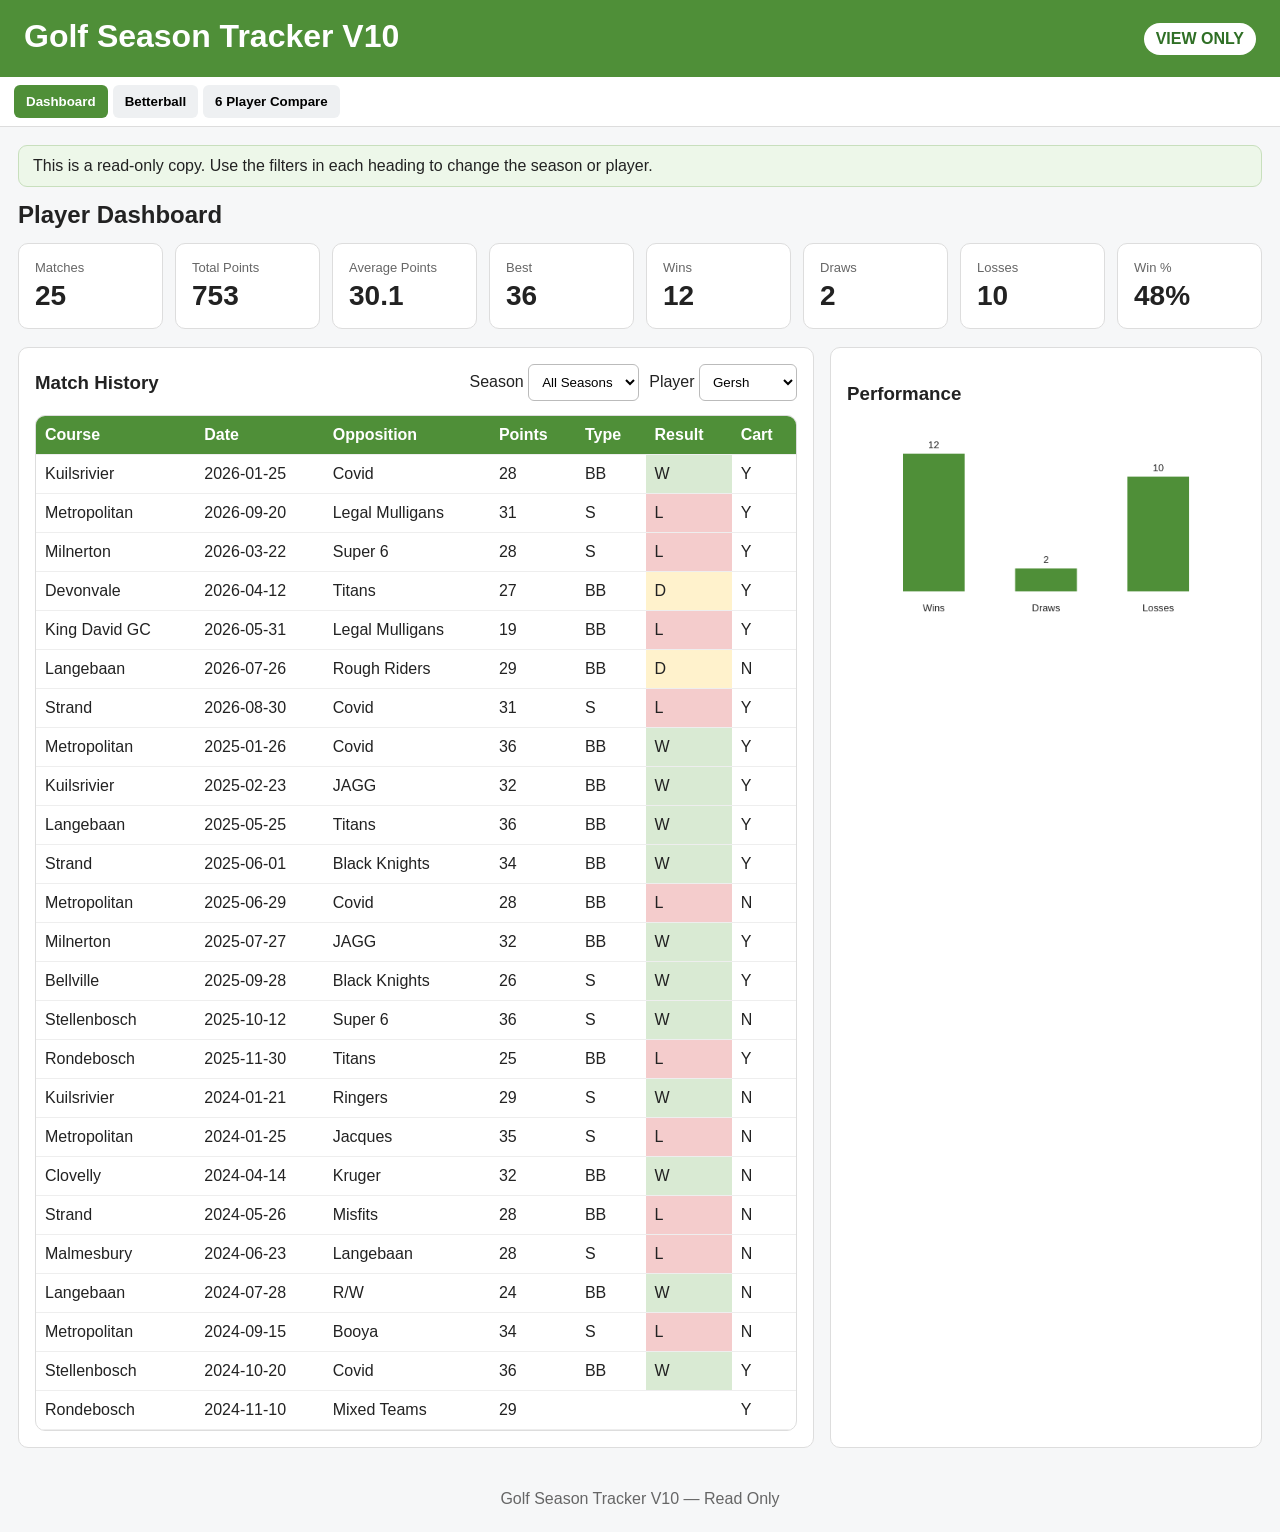
<file: Golf_Season_Viewer.html>
<!doctype html><html lang="en"><head><meta charset="utf-8"><meta name="viewport" content="width=device-width,initial-scale=1">
<title>Golf Season Tracker V10</title>
<style>
*{box-sizing:border-box}body{margin:0;font-family:Arial,Helvetica,sans-serif;background:#f6f7f8;color:#222}
header{background:#4f8f38;color:#fff;padding:18px 24px;display:flex;justify-content:space-between;align-items:center;gap:14px;flex-wrap:wrap}
h1{margin:0 0 4px}.badge{background:#fff;color:#2f6f25;border-radius:999px;padding:7px 12px;font-weight:700}
nav{display:flex;gap:5px;background:#fff;border-bottom:1px solid #ddd;padding:8px 14px;overflow:auto}
nav button{border:0;border-radius:6px;padding:9px 12px;background:#eef0f2;font-weight:700;cursor:pointer;white-space:nowrap}nav button.active{background:#4f8f38;color:#fff}
main{max-width:1500px;margin:auto;padding:18px}.panel{display:none}.panel.active{display:block}
.note{background:#edf7e9;border:1px solid #c8dfbd;border-radius:9px;padding:11px 14px;margin-bottom:14px}
.section-head{display:flex;justify-content:space-between;align-items:center;gap:10px;flex-wrap:wrap;margin-bottom:14px}.section-head h2,.section-head h3{margin:0}
.header-actions{display:flex;gap:10px;align-items:center;flex-wrap:wrap}
.cards{display:grid;grid-template-columns:repeat(auto-fit,minmax(145px,1fr));gap:12px;margin-bottom:18px}
.card{background:#fff;border:1px solid #ddd;border-radius:10px;padding:16px}.metric .label{font-size:13px;color:#666}.metric .value{font-size:28px;font-weight:800;margin-top:5px}
.grid2{display:grid;grid-template-columns:1.4fr 1fr;gap:16px}.table-wrap{overflow:auto;background:#fff;border:1px solid #ddd;border-radius:10px}
table{width:100%;border-collapse:collapse;min-width:760px}th,td{padding:10px 9px;border-bottom:1px solid #eee;text-align:left}th{background:#4f8f38;color:#fff}
select{padding:9px;border:1px solid #bbb;border-radius:6px;background:#fff}th select{width:100%;min-width:120px;padding:7px;font-weight:700}
.result-W{background:#d9ead3}.result-D{background:#fff2cc}.result-L{background:#f4cccc}.top{margin-top:18px}canvas{max-width:100%}
footer{text-align:center;color:#666;padding:24px}@media(max-width:700px){.grid2{grid-template-columns:1fr}}
</style></head><body>
<header><div><h1>Golf Season Tracker V10</h1></div><span class="badge">VIEW ONLY</span></header>
<nav><button class="active" data-tab="dashboard">Dashboard</button><button data-tab="betterball">Betterball</button><button data-tab="comparison">6 Player Compare</button></nav>
<main><div class="note">This is a read-only copy. Use the filters in each heading to change the season or player.</div>

<section id="dashboard" class="panel active">
  <div class="section-head"><h2>Player Dashboard</h2></div>
  <div id="cards" class="cards"></div>
  <div class="grid2">
    <div class="card">
      <div class="section-head"><h3>Match History</h3><div class="header-actions"><label>Season <select id="dashSeason"></select></label><label>Player <select id="player"></select></label></div></div>
      <div class="table-wrap"><table><thead><tr><th>Course</th><th>Date</th><th>Opposition</th><th>Points</th><th>Type</th><th>Result</th><th>Cart</th></tr></thead><tbody id="history"></tbody></table></div>
    </div>
    <div class="card"><h3>Performance</h3><canvas id="chart" width="520" height="260"></canvas></div>
  </div>
</section>

<section id="betterball" class="panel">
  <div class="section-head"><h2>Betterball Results</h2><label>Season <select id="bbSeason"></select></label></div>
  <div class="table-wrap"><table><thead><tr><th>Course</th><th>Date</th><th>Opposition</th><th>Pairing</th><th>Combined</th><th>Result</th></tr></thead><tbody id="bbrows"></tbody></table></div>
  <div class="card top"><h3>Best Betterball Combinations</h3><div class="table-wrap"><table><thead><tr><th>Rank</th><th>Combination</th><th>Played</th><th>W</th><th>D</th><th>L</th><th>Win %</th><th>Avg Combined</th><th>Best Combined</th></tr></thead><tbody id="bestbb"></tbody></table></div></div>
</section>

<section id="comparison" class="panel">
  <div class="section-head"><h2>6 Player Comparison</h2><label>Season <select id="compareSeasonView"></select></label></div>
  <div class="table-wrap"><table><thead><tr><th>Metric</th><th><select id="p1"></select></th><th><select id="p2"></select></th><th><select id="p3"></select></th><th><select id="p4"></select></th><th><select id="p5"></select></th><th><select id="p6"></select></th></tr></thead><tbody id="compare"></tbody></table></div>
</section>
</main><footer>Golf Season Tracker V10 — Read Only</footer>

<script>
const STATE={"players":["Hein","Gersh","Louis","Anrich","Danie","John","Barry","Dewald D","Kevin","Faf","Marius","Paul","Hilmi","Matthew","Ronnie","Hanre","Gerhard","Matt"],"courses":["Kuilsrivier","Metropolitan","Milnerton","Devonvale","King David GC","Langebaan","Strand","Stellenbosch","Rondebosch","Bellville","Clovelly","Malmesbury"],"oppositions":["Covid","Rough Riders","Super 6","Titans","Legal Mulligans","JAGG","Black Knights","Ringers","Jacques","Kruger","Misfits","Langebaan","R/W","Booya","Mixed Teams"],"matches":[{"season":2026,"course":"Kuilsrivier","date":"2026-01-25","opposition":"Covid","player":"Hein","points":32,"type":"BB","result":"W","cart":"Y"},{"season":2026,"course":"Metropolitan","date":"2026-09-20","opposition":"Legal Mulligans","player":"Hein","points":24,"type":"BB","result":"W","cart":"Y"},{"season":2026,"course":"Milnerton","date":"2026-03-22","opposition":"Super 6","player":"Hein","points":27,"type":"BB","result":"L","cart":"N"},{"season":2026,"course":"Devonvale","date":"2026-04-12","opposition":"Titans","player":"Hein","points":26,"type":"BB","result":"L","cart":"Y"},{"season":2026,"course":"King David GC","date":"2026-05-31","opposition":"Legal Mulligans","player":"Hein","points":26,"type":"BB","result":"L","cart":"Y"},{"season":2026,"course":"Kuilsrivier","date":"2026-01-25","opposition":"Covid","player":"Gersh","points":28,"type":"BB","result":"W","cart":"Y"},{"season":2026,"course":"Metropolitan","date":"2026-09-20","opposition":"Legal Mulligans","player":"Gersh","points":31,"type":"S","result":"L","cart":"Y"},{"season":2026,"course":"Milnerton","date":"2026-03-22","opposition":"Super 6","player":"Gersh","points":28,"type":"S","result":"L","cart":"Y"},{"season":2026,"course":"Devonvale","date":"2026-04-12","opposition":"Titans","player":"Gersh","points":27,"type":"BB","result":"D","cart":"Y"},{"season":2026,"course":"King David GC","date":"2026-05-31","opposition":"Legal Mulligans","player":"Gersh","points":19,"type":"BB","result":"L","cart":"Y"},{"season":2026,"course":"Langebaan","date":"2026-07-26","opposition":"Rough Riders","player":"Gersh","points":29,"type":"BB","result":"D","cart":"N"},{"season":2026,"course":"Strand","date":"2026-08-30","opposition":"Covid","player":"Gersh","points":31,"type":"S","result":"L","cart":"Y"},{"season":2026,"course":"Kuilsrivier","date":"2026-01-25","opposition":"Covid","player":"Louis","points":24,"type":"S","result":"L","cart":"N"},{"season":2026,"course":"Metropolitan","date":"2026-09-20","opposition":"Legal Mulligans","player":"Louis","points":31,"type":"S","result":"L","cart":"Y"},{"season":2026,"course":"Milnerton","date":"2026-03-22","opposition":"Super 6","player":"Louis","points":36,"type":"S","result":"W","cart":"Y"},{"season":2026,"course":"Devonvale","date":"2026-04-12","opposition":"Titans","player":"Louis","points":31,"type":"S","result":"L","cart":"N"},{"season":2026,"course":"King David GC","date":"2026-05-31","opposition":"Legal Mulligans","player":"Louis","points":34,"type":"S","result":"W","cart":"N"},{"season":2026,"course":"Langebaan","date":"2026-07-26","opposition":"Rough Riders","player":"Louis","points":30,"type":"S","result":"L","cart":"N"},{"season":2026,"course":"Strand","date":"2026-08-30","opposition":"Covid","player":"Louis","points":31,"type":"S","result":"L","cart":"Y"},{"season":2026,"course":"Kuilsrivier","date":"2026-01-25","opposition":"Covid","player":"Anrich","points":27,"type":"S","result":"L","cart":"N"},{"season":2026,"course":"Metropolitan","date":"2026-09-20","opposition":"Legal Mulligans","player":"Anrich","points":38,"type":"BB","result":"W","cart":"N"},{"season":2026,"course":"Milnerton","date":"2026-03-22","opposition":"Super 6","player":"Anrich","points":27,"type":"BB","result":"L","cart":"N"},{"season":2026,"course":"Devonvale","date":"2026-04-12","opposition":"Titans","player":"Anrich","points":29,"type":"S","result":"L","cart":"N"},{"season":2026,"course":"King David GC","date":"2026-05-31","opposition":"Legal Mulligans","player":"Anrich","points":30,"type":"BB","result":"L","cart":"N"},{"season":2026,"course":"Langebaan","date":"2026-07-26","opposition":"Rough Riders","player":"Anrich","points":41,"type":"BB","result":"W","cart":"N"},{"season":2026,"course":"Strand","date":"2026-08-30","opposition":"Covid","player":"Anrich","points":35,"type":"BB","result":"W","cart":"N"},{"season":2026,"course":"Kuilsrivier","date":"2026-01-25","opposition":"Covid","player":"Danie","points":18,"type":"BB","result":"L","cart":"N"},{"season":2026,"course":"Metropolitan","date":"2026-09-20","opposition":"Legal Mulligans","player":"Danie","points":33,"type":"BB","result":"W","cart":"N"},{"season":2026,"course":"King David GC","date":"2026-05-31","opposition":"Legal Mulligans","player":"Danie","points":31,"type":"BB","result":"L","cart":"N"},{"season":2026,"course":"Langebaan","date":"2026-07-26","opposition":"Rough Riders","player":"Danie","points":30,"type":"BB","result":"W","cart":"N"},{"season":2026,"course":"Strand","date":"2026-08-30","opposition":"Covid","player":"Danie","points":23,"type":"BB","result":"L","cart":"N"},{"season":2026,"course":"Kuilsrivier","date":"2026-01-25","opposition":"Covid","player":"John","points":26,"type":"BB","result":"L","cart":"N"},{"season":2026,"course":"Metropolitan","date":"2026-09-20","opposition":"Legal Mulligans","player":"John","points":28,"type":"BB","result":"W","cart":"Y"},{"season":2026,"course":"Milnerton","date":"2026-03-22","opposition":"Super 6","player":"John","points":20,"type":"BB","result":"L","cart":"Y"},{"season":2026,"course":"Devonvale","date":"2026-04-12","opposition":"Titans","player":"John","points":24,"type":"BB","result":"D","cart":"Y"},{"season":2026,"course":"King David GC","date":"2026-05-31","opposition":"Legal Mulligans","player":"John","points":35,"type":"S","result":"W","cart":"N"},{"season":2026,"course":"Strand","date":"2026-08-30","opposition":"Covid","player":"John","points":28,"type":"BB","result":"L","cart":"N"},{"season":2026,"course":"Milnerton","date":"2026-03-22","opposition":"Super 6","player":"Barry","points":24,"type":"BB","result":"L","cart":"Y"},{"season":2026,"course":"Langebaan","date":"2026-07-26","opposition":"Rough Riders","player":"Dewald D","points":38,"type":"BB","result":"D","cart":"N"},{"season":2026,"course":"Langebaan","date":"2026-07-26","opposition":"Rough Riders","player":"Kevin","points":34,"type":"S","result":"W","cart":"N"},{"season":2026,"course":"Strand","date":"2026-08-30","opposition":"Covid","player":"Faf","points":27,"type":"BB","result":"WL","cart":"N"},{"season":2026,"course":"Devonvale","date":"2026-04-12","opposition":"Titans","player":"Marius","points":21,"type":"BB","result":"L","cart":"Y"},{"season":2025,"course":"Metropolitan","date":"2025-01-26","opposition":"Covid","player":"Hein","points":35,"type":"S","result":"L","cart":"Y"},{"season":2025,"course":"Kuilsrivier","date":"2025-02-23","opposition":"JAGG","player":"Hein","points":24,"type":"S","result":"L","cart":"Y"},{"season":2025,"course":"Devonvale","date":"2025-04-13","opposition":"Super 6","player":"Hein","points":27,"type":"BB","result":"L","cart":"Y"},{"season":2025,"course":"Strand","date":"2025-06-01","opposition":"Black Knights","player":"Hein","points":26,"type":"BB","result":"L","cart":"Y"},{"season":2025,"course":"Metropolitan","date":"2025-06-29","opposition":"Covid","player":"Hein","points":33,"type":"BB","result":"W","cart":"N"},{"season":2025,"course":"Milnerton","date":"2025-07-27","opposition":"JAGG","player":"Hein","points":28,"type":"BB","result":"W","cart":"Y"},{"season":2025,"course":"Bellville","date":"2025-09-28","opposition":"Black Knights","player":"Hein","points":35,"type":"BB","result":"W","cart":"Y"},{"season":2025,"course":"Stellenbosch","date":"2025-10-12","opposition":"Super 6","player":"Hein","points":35,"type":"BB","result":"W","cart":"N"},{"season":2025,"course":"Rondebosch","date":"2025-11-30","opposition":"Titans","player":"Hein","points":27,"type":"BB","result":"L","cart":"Y"},{"season":2025,"course":"Metropolitan","date":"2025-01-26","opposition":"Covid","player":"Louis","points":34,"type":"BB","result":"L","cart":"N"},{"season":2025,"course":"Kuilsrivier","date":"2025-02-23","opposition":"JAGG","player":"Louis","points":31,"type":"S","result":"L","cart":"Y"},{"season":2025,"course":"Devonvale","date":"2025-04-13","opposition":"Super 6","player":"Louis","points":27,"type":"S","result":"W","cart":"N"},{"season":2025,"course":"Langebaan","date":"2025-05-25","opposition":"Titans","player":"Louis","points":34,"type":"BB","result":"W","cart":"Y"},{"season":2025,"course":"Strand","date":"2025-06-01","opposition":"Black Knights","player":"Louis","points":36,"type":"BB","result":"W","cart":"Y"},{"season":2025,"course":"Milnerton","date":"2025-07-27","opposition":"JAGG","player":"Louis","points":33,"type":"S","result":"W","cart":"N"},{"season":2025,"course":"Bellville","date":"2025-09-28","opposition":"Black Knights","player":"Louis","points":38,"type":"BB","result":"W","cart":"Y"},{"season":2025,"course":"Stellenbosch","date":"2025-10-12","opposition":"Super 6","player":"Louis","points":41,"type":"BB","result":"W","cart":"N"},{"season":2025,"course":"Rondebosch","date":"2025-11-30","opposition":"Titans","player":"Louis","points":36,"type":"S","result":"W","cart":"N"},{"season":2025,"course":"Metropolitan","date":"2025-01-26","opposition":"Covid","player":"Gersh","points":36,"type":"BB","result":"W","cart":"Y"},{"season":2025,"course":"Kuilsrivier","date":"2025-02-23","opposition":"JAGG","player":"Gersh","points":32,"type":"BB","result":"W","cart":"Y"},{"season":2025,"course":"Langebaan","date":"2025-05-25","opposition":"Titans","player":"Gersh","points":36,"type":"BB","result":"W","cart":"Y"},{"season":2025,"course":"Strand","date":"2025-06-01","opposition":"Black Knights","player":"Gersh","points":34,"type":"BB","result":"W","cart":"Y"},{"season":2025,"course":"Metropolitan","date":"2025-06-29","opposition":"Covid","player":"Gersh","points":28,"type":"BB","result":"L","cart":"N"},{"season":2025,"course":"Milnerton","date":"2025-07-27","opposition":"JAGG","player":"Gersh","points":32,"type":"BB","result":"W","cart":"Y"},{"season":2025,"course":"Bellville","date":"2025-09-28","opposition":"Black Knights","player":"Gersh","points":26,"type":"S","result":"W","cart":"Y"},{"season":2025,"course":"Stellenbosch","date":"2025-10-12","opposition":"Super 6","player":"Gersh","points":36,"type":"S","result":"W","cart":"N"},{"season":2025,"course":"Rondebosch","date":"2025-11-30","opposition":"Titans","player":"Gersh","points":25,"type":"BB","result":"L","cart":"Y"},{"season":2025,"course":"Metropolitan","date":"2025-01-26","opposition":"Covid","player":"Danie","points":30,"type":"BB","result":"W","cart":"Y"},{"season":2025,"course":"Kuilsrivier","date":"2025-02-23","opposition":"JAGG","player":"Danie","points":31,"type":"BB","result":"W","cart":"Y"},{"season":2025,"course":"Devonvale","date":"2025-04-13","opposition":"Super 6","player":"Danie","points":28,"type":"BB","result":"W","cart":"N"},{"season":2025,"course":"Langebaan","date":"2025-05-25","opposition":"Titans","player":"Danie","points":34,"type":"BB","result":"W","cart":"N"},{"season":2025,"course":"Strand","date":"2025-06-01","opposition":"Black Knights","player":"Danie","points":20,"type":"S","result":"L","cart":"N"},{"season":2025,"course":"Metropolitan","date":"2025-06-29","opposition":"Covid","player":"Danie","points":32,"type":"BB","result":"W","cart":"N"},{"season":2025,"course":"Milnerton","date":"2025-07-27","opposition":"JAGG","player":"Danie","points":32,"type":"BB","result":"W","cart":"N"},{"season":2025,"course":"Bellville","date":"2025-09-28","opposition":"Black Knights","player":"Danie","points":26,"type":"S","result":"L","cart":"Y"},{"season":2025,"course":"Stellenbosch","date":"2025-10-12","opposition":"Super 6","player":"Danie","points":29,"type":"BB","result":"W","cart":"N"},{"season":2025,"course":"Rondebosch","date":"2025-11-30","opposition":"Titans","player":"Danie","points":33,"type":"BB","result":"W","cart":"N"},{"season":2025,"course":"Metropolitan","date":"2025-01-26","opposition":"Covid","player":"Anrich","points":33,"type":"BB","result":"L","cart":"N"},{"season":2025,"course":"Kuilsrivier","date":"2025-02-23","opposition":"JAGG","player":"Anrich","points":33,"type":"BB","result":"W","cart":"Y"},{"season":2025,"course":"Devonvale","date":"2025-04-13","opposition":"Super 6","player":"Anrich","points":35,"type":"BB","result":"W","cart":"N"},{"season":2025,"course":"Langebaan","date":"2025-05-25","opposition":"Titans","player":"Anrich","points":34,"type":"BB","result":"W","cart":"N"},{"season":2025,"course":"Strand","date":"2025-06-01","opposition":"Black Knights","player":"Anrich","points":28,"type":"BB","result":"L","cart":"N"},{"season":2025,"course":"Metropolitan","date":"2025-06-29","opposition":"Covid","player":"Anrich","points":30,"type":"S","result":"L","cart":"N"},{"season":2025,"course":"Milnerton","date":"2025-07-27","opposition":"JAGG","player":"Anrich","points":26,"type":"S","result":"L","cart":"N"},{"season":2025,"course":"Bellville","date":"2025-09-28","opposition":"Black Knights","player":"Anrich","points":23,"type":"BB","result":"L","cart":"Y"},{"season":2025,"course":"Stellenbosch","date":"2025-10-12","opposition":"Super 6","player":"Anrich","points":37,"type":"S","result":"W","cart":"N"},{"season":2025,"course":"Rondebosch","date":"2025-11-30","opposition":"Titans","player":"Anrich","points":34,"type":"BB","result":"W","cart":"N"},{"season":2025,"course":"Metropolitan","date":"2025-06-29","opposition":"Covid","player":"Paul","points":29,"type":"S","result":"W","cart":"N"},{"season":2025,"course":"Milnerton","date":"2025-07-27","opposition":"JAGG","player":"Paul","points":34,"type":"BB","result":"W","cart":"N"},{"season":2025,"course":"Bellville","date":"2025-09-28","opposition":"Black Knights","player":"Paul","points":27,"type":"BB","result":"L","cart":"Y"},{"season":2025,"course":"Metropolitan","date":"2025-01-26","opposition":"Covid","player":"Hilmi","points":36,"type":"S","result":"W","cart":"N"},{"season":2025,"course":"Kuilsrivier","date":"2025-02-23","opposition":"JAGG","player":"Marius","points":17,"type":"BB","result":"W","cart":"Y"},{"season":2025,"course":"Strand","date":"2025-06-01","opposition":"Black Knights","player":"Marius","points":6,"type":"S","result":"L","cart":"N"},{"season":2025,"course":"Metropolitan","date":"2025-06-29","opposition":"Covid","player":"Marius","points":24,"type":"BB","result":"L","cart":"N"},{"season":2025,"course":"Devonvale","date":"2025-04-13","opposition":"Super 6","player":"Matthew","points":21,"type":"BB","result":"L","cart":"Y"},{"season":2025,"course":"Devonvale","date":"2025-04-13","opposition":"Super 6","player":"Ronnie","points":33,"type":"S","result":"W","cart":"N"},{"season":2025,"course":"Langebaan","date":"2025-05-25","opposition":"Titans","player":"Kevin","points":32,"type":"S","result":"L","cart":"N"},{"season":2025,"course":"Langebaan","date":"2025-05-25","opposition":"Titans","player":"Hanre","points":23,"type":"S","result":"L","cart":"N"},{"season":2025,"course":"Stellenbosch","date":"2025-10-12","opposition":"Super 6","player":"Gerhard","points":21,"type":"BB","result":"W","cart":"N"},{"season":2025,"course":"Rondebosch","date":"2025-11-30","opposition":"Titans","player":"Gerhard","points":22,"type":"S","result":"L","cart":"N"},{"season":2024,"course":"Kuilsrivier","date":"2024-01-21","opposition":"Ringers","player":"Hein","points":29,"type":"BB","result":"D","cart":"N"},{"season":2024,"course":"Kuilsrivier","date":"2024-01-21","opposition":"Ringers","player":"Louis","points":26,"type":"S","result":"L","cart":"N"},{"season":2024,"course":"Kuilsrivier","date":"2024-01-21","opposition":"Ringers","player":"Gersh","points":29,"type":"S","result":"W","cart":"N"},{"season":2024,"course":"Kuilsrivier","date":"2024-01-21","opposition":"Ringers","player":"Matthew","points":29,"type":"BB","result":"D","cart":"N"},{"season":2024,"course":"Metropolitan","date":"2024-01-25","opposition":"Jacques","player":"Hein","points":28,"type":"BB","result":"L","cart":"N"},{"season":2024,"course":"Metropolitan","date":"2024-01-25","opposition":"Jacques","player":"Louis","points":36,"type":"S","result":"W","cart":"N"},{"season":2024,"course":"Metropolitan","date":"2024-01-25","opposition":"Jacques","player":"Gersh","points":35,"type":"S","result":"L","cart":"N"},{"season":2024,"course":"Metropolitan","date":"2024-01-25","opposition":"Jacques","player":"Matthew","points":26,"type":"BB","result":"L","cart":"N"},{"season":2024,"course":"Clovelly","date":"2024-04-14","opposition":"Kruger","player":"Hein","points":32,"type":"BB","result":"W","cart":"N"},{"season":2024,"course":"Clovelly","date":"2024-04-14","opposition":"Kruger","player":"Louis","points":32,"type":"S","result":"W","cart":"N"},{"season":2024,"course":"Clovelly","date":"2024-04-14","opposition":"Kruger","player":"Gersh","points":32,"type":"BB","result":"W","cart":"N"},{"season":2024,"course":"Clovelly","date":"2024-04-14","opposition":"Kruger","player":"Matthew","points":29,"type":"S","result":"L","cart":"N"},{"season":2024,"course":"Strand","date":"2024-05-26","opposition":"Misfits","player":"Hein","points":20,"type":"BB","result":"L","cart":"N"},{"season":2024,"course":"Strand","date":"2024-05-26","opposition":"Misfits","player":"Louis","points":30,"type":"S","result":"L","cart":"N"},{"season":2024,"course":"Strand","date":"2024-05-26","opposition":"Misfits","player":"Gersh","points":28,"type":"BB","result":"L","cart":"N"},{"season":2024,"course":"Strand","date":"2024-05-26","opposition":"Misfits","player":"Ronnie","points":28,"type":"S","result":"L","cart":"N"},{"season":2024,"course":"Malmesbury","date":"2024-06-23","opposition":"Langebaan","player":"Hein","points":27,"type":"BB","result":"W","cart":"N"},{"season":2024,"course":"Malmesbury","date":"2024-06-23","opposition":"Langebaan","player":"Louis","points":30,"type":"BB","result":"W","cart":"Y"},{"season":2024,"course":"Malmesbury","date":"2024-06-23","opposition":"Langebaan","player":"Gersh","points":28,"type":"S","result":"L","cart":"N"},{"season":2024,"course":"Malmesbury","date":"2024-06-23","opposition":"Langebaan","player":"Matthew","points":24,"type":"S","result":"L","cart":"N"},{"season":2024,"course":"Langebaan","date":"2024-07-28","opposition":"R/W","player":"Hein","points":39,"type":"S","result":"W","cart":"N"},{"season":2024,"course":"Langebaan","date":"2024-07-28","opposition":"R/W","player":"Louis","points":30,"type":"S","result":"L","cart":"N"},{"season":2024,"course":"Langebaan","date":"2024-07-28","opposition":"R/W","player":"Gersh","points":24,"type":"BB","result":"W","cart":"N"},{"season":2024,"course":"Langebaan","date":"2024-07-28","opposition":"R/W","player":"Matthew","points":30,"type":"BB","result":"W","cart":"N"},{"season":2024,"course":"Metropolitan","date":"2024-09-15","opposition":"Booya","player":"Hein","points":31,"type":"BB","result":"L","cart":"N"},{"season":2024,"course":"Metropolitan","date":"2024-09-15","opposition":"Booya","player":"Louis","points":32,"type":"S","result":"L","cart":"Y"},{"season":2024,"course":"Metropolitan","date":"2024-09-15","opposition":"Booya","player":"Gersh","points":34,"type":"S","result":"L","cart":"N"},{"season":2024,"course":"Metropolitan","date":"2024-09-15","opposition":"Booya","player":"Matthew","points":27,"type":"BB","result":"L","cart":"N"},{"season":2024,"course":"Stellenbosch","date":"2024-10-20","opposition":"Covid","player":"Hein","points":40,"type":"BB","result":"W","cart":"Y"},{"season":2024,"course":"Stellenbosch","date":"2024-10-20","opposition":"Covid","player":"Louis","points":35,"type":"S","result":"D","cart":"Y"},{"season":2024,"course":"Stellenbosch","date":"2024-10-20","opposition":"Covid","player":"Gersh","points":36,"type":"BB","result":"W","cart":"Y"},{"season":2024,"course":"Stellenbosch","date":"2024-10-20","opposition":"Covid","player":"Matthew","points":36,"type":"S","result":"L","cart":"Y"},{"season":2024,"course":"Rondebosch","date":"2024-11-10","opposition":"Mixed Teams","player":"Hein","points":38,"type":"","result":"","cart":"Y"},{"season":2024,"course":"Rondebosch","date":"2024-11-10","opposition":"Mixed Teams","player":"Louis","points":29,"type":"","result":"","cart":"Y"},{"season":2024,"course":"Rondebosch","date":"2024-11-10","opposition":"Mixed Teams","player":"Gersh","points":29,"type":"","result":"","cart":"Y"},{"season":2024,"course":"Rondebosch","date":"2024-11-10","opposition":"Mixed Teams","player":"Anrich","points":30,"type":"","result":"","cart":"Y"}],"betterball":[{"season":2026,"course":"Kuilsrivier","date":"2026-01-25","opposition":"Covid","t1p1":"Hein","t1p2":"Gersh","t1combined":38,"t1result":"W","t2p1":"Danie","t2p2":"John","t2combined":31,"t2result":"L"},{"season":2026,"course":"Metropolitan","date":"2026-09-20","opposition":"Legal Mulligans","t1p1":"Hein","t1p2":"John","t1combined":38,"t1result":"W","t2p1":"Danie","t2p2":"Anrich","t2combined":42,"t2result":"W"},{"season":2026,"course":"Milnerton","date":"2026-03-22","opposition":"Super 6","t1p1":"John","t1p2":"Barry","t1combined":31,"t1result":"L","t2p1":"Hein","t2p2":"Anrich","t2combined":36,"t2result":"L"},{"season":2026,"course":"Devonvale","date":"2026-04-12","opposition":"Titans","t1p1":"Gersh","t1p2":"John","t1combined":34,"t1result":"D","t2p1":"Hein","t2p2":"Marius","t2combined":32,"t2result":"L"},{"season":2026,"course":"King David GC","date":"2026-05-31","opposition":"Legal Mulligans","t1p1":"Hein","t1p2":"Gersh","t1combined":34,"t1result":"L","t2p1":"Danie","t2p2":"Anrich","t2combined":41,"t2result":"L"},{"season":2026,"course":"Langebaan","date":"2026-07-26","opposition":"Rough Riders","t1p1":"Danie","t1p2":"Anrich","t1combined":46,"t1result":"W","t2p1":"Gersh","t2p2":"Dewald D","t2combined":46,"t2result":"D"},{"season":2026,"course":"Strand","date":"2026-08-30","opposition":"Covid","t1p1":"Danie","t1p2":"John","t1combined":33,"t1result":"L","t2p1":"Anrich","t2p2":"Faf","t2combined":43,"t2result":"W"},{"season":2025,"course":"Metropolitan","date":"2025-01-26","opposition":"Covid","t1p1":"Danie","t1p2":"Gersh","t1combined":0,"t1result":"W","t2p1":"","t2p2":"","t2combined":0,"t2result":""},{"season":2025,"course":"Metropolitan","date":"2025-01-26","opposition":"Covid","t1p1":"Anrich","t1p2":"Louis","t1combined":0,"t1result":"L","t2p1":"","t2p2":"","t2combined":0,"t2result":""},{"season":2025,"course":"Kuilsrivier","date":"2025-02-23","opposition":"JAGG","t1p1":"Danie","t1p2":"Marius","t1combined":0,"t1result":"W","t2p1":"","t2p2":"","t2combined":0,"t2result":""},{"season":2025,"course":"Kuilsrivier","date":"2025-02-23","opposition":"JAGG","t1p1":"Gersh","t1p2":"Anrich","t1combined":0,"t1result":"W","t2p1":"","t2p2":"","t2combined":0,"t2result":""},{"season":2025,"course":"Devonvale","date":"2025-04-13","opposition":"Super 6","t1p1":"Hein","t1p2":"Matt","t1combined":0,"t1result":"L","t2p1":"","t2p2":"","t2combined":0,"t2result":""},{"season":2025,"course":"Devonvale","date":"2025-04-13","opposition":"Super 6","t1p1":"Danie","t1p2":"Anrich","t1combined":0,"t1result":"W","t2p1":"","t2p2":"","t2combined":0,"t2result":""},{"season":2025,"course":"Langebaan","date":"2025-05-25","opposition":"Titans","t1p1":"Gersh","t1p2":"Louis","t1combined":0,"t1result":"W","t2p1":"","t2p2":"","t2combined":0,"t2result":""},{"season":2025,"course":"Langebaan","date":"2025-05-25","opposition":"Titans","t1p1":"Anrich","t1p2":"Danie","t1combined":0,"t1result":"W","t2p1":"","t2p2":"","t2combined":0,"t2result":""},{"season":2025,"course":"Strand","date":"2025-06-01","opposition":"Black Knights","t1p1":"Gersh","t1p2":"Louis","t1combined":0,"t1result":"W","t2p1":"","t2p2":"","t2combined":0,"t2result":""},{"season":2025,"course":"Strand","date":"2025-06-01","opposition":"Black Knights","t1p1":"Anrich","t1p2":"Hein","t1combined":0,"t1result":"W","t2p1":"","t2p2":"","t2combined":0,"t2result":""},{"season":2025,"course":"Metropolitan","date":"2025-06-29","opposition":"Covid","t1p1":"Hein","t1p2":"Danie","t1combined":0,"t1result":"W","t2p1":"","t2p2":"","t2combined":0,"t2result":""},{"season":2025,"course":"Metropolitan","date":"2025-06-29","opposition":"Covid","t1p1":"Gersh","t1p2":"Marius","t1combined":0,"t1result":"L","t2p1":"","t2p2":"","t2combined":0,"t2result":""},{"season":2025,"course":"Milnerton","date":"2025-07-27","opposition":"JAGG","t1p1":"Gersh","t1p2":"Hein","t1combined":0,"t1result":"W","t2p1":"","t2p2":"","t2combined":0,"t2result":""},{"season":2025,"course":"Milnerton","date":"2025-07-27","opposition":"JAGG","t1p1":"Danie","t1p2":"Paul","t1combined":0,"t1result":"W","t2p1":"","t2p2":"","t2combined":0,"t2result":""},{"season":2025,"course":"Stellenbosch","date":"2025-10-12","opposition":"Super 6","t1p1":"Hein","t1p2":"Louis","t1combined":0,"t1result":"W","t2p1":"","t2p2":"","t2combined":0,"t2result":""},{"season":2025,"course":"Stellenbosch","date":"2025-10-12","opposition":"Super 6","t1p1":"Anrich","t1p2":"Paul","t1combined":0,"t1result":"L","t2p1":"","t2p2":"","t2combined":0,"t2result":""},{"season":2025,"course":"Rondebosch","date":"2025-11-30","opposition":"Titans","t1p1":"Anrich","t1p2":"Danie","t1combined":0,"t1result":"W","t2p1":"","t2p2":"","t2combined":0,"t2result":""},{"season":2025,"course":"Rondebosch","date":"2025-11-30","opposition":"Titans","t1p1":"Gersh","t1p2":"Hein","t1combined":0,"t1result":"L","t2p1":"","t2p2":"","t2combined":0,"t2result":""},{"season":2025,"course":"Rondebosch","date":"2025-11-30","opposition":"Titans","t1p1":"Louis","t1p2":"Gerhard","t1combined":0,"t1result":"W","t2p1":"","t2p2":"","t2combined":0,"t2result":""},{"season":2025,"course":"Rondebosch","date":"2025-11-30","opposition":"Titans","t1p1":"Hein","t1p2":"Danie","t1combined":0,"t1result":"W","t2p1":"","t2p2":"","t2combined":0,"t2result":""}]};
const $=id=>document.getElementById(id);
const esc=v=>String(v??'').replace(/[&<>]/g,s=>({'&':'&amp;','<':'&lt;','>':'&gt;'}[s]));
const pct=v=>Math.round((v||0)*100)+'%';
const avg=a=>a.length?a.reduce((x,y)=>x+y,0)/a.length:0;

function seasonValues(){
 return ['ALL',...Array.from(new Set([...STATE.matches.map(x=>String(x.season)),...STATE.betterball.map(x=>String(x.season))])).sort((a,b)=>Number(b)-Number(a))];
}
function fillSeason(id){
 $(id).innerHTML=seasonValues().map(s=>`<option value="${s}">${s==='ALL'?'All Seasons':s}</option>`).join('');
}
function playersForSeason(season,source='matches'){
 if(season==='ALL') return [...STATE.players];
 const set=new Set();
 if(source==='betterball'){
  STATE.betterball.filter(x=>String(x.season)===String(season)).forEach(x=>[x.t1p1,x.t1p2,x.t2p1,x.t2p2].forEach(p=>{if(p)set.add(p)}));
 }else{
  STATE.matches.filter(x=>String(x.season)===String(season)).forEach(x=>{if(x.player)set.add(x.player)});
 }
 return STATE.players.filter(p=>set.has(p));
}
function setPlayers(id,season,index=0){
 const el=$(id),values=playersForSeason(season,'matches'),old=el.value;
 el.innerHTML=values.map(v=>`<option value="${esc(v)}">${esc(v)}</option>`).join('');
 if(old&&values.includes(old))el.value=old;else if(values.length)el.value=values[index%values.length];
}
function playerStats(player,season){
 const m=STATE.matches.filter(x=>x.player===player&&(season==='ALL'||String(x.season)===String(season))),pts=m.map(x=>Number(x.points)||0);
 const c=(r,t)=>m.filter(x=>x.result===r&&(!t||x.type===t)).length,singles=m.filter(x=>x.type==='S').length,bb=m.filter(x=>x.type==='BB').length;
 return {matches:m.length,total:pts.reduce((a,b)=>a+b,0),average:avg(pts),best:pts.length?Math.max(...pts):0,low:pts.length?Math.min(...pts):0,
 wins:c('W'),draws:c('D'),losses:c('L'),winPct:m.length?c('W')/m.length:0,singlesWinPct:singles?c('W','S')/singles:0,bbWinPct:bb?c('W','BB')/bb:0};
}
function drawBars(labels,values){
 const c=$('chart'),x=c.getContext('2d'),w=c.width,h=c.height;x.clearRect(0,0,w,h);const p=40,m=Math.max(1,...values),bw=(w-p*2)/values.length*.55;x.font='13px Arial';x.textAlign='center';
 values.forEach((v,i)=>{const cx=p+(i+.5)*(w-p*2)/values.length,bh=(h-p*2)*(v/m);x.fillStyle='#4f8f38';x.fillRect(cx-bw/2,h-p-bh,bw,bh);x.fillStyle='#222';x.fillText(v,cx,h-p-bh-7);x.fillText(labels[i],cx,h-14)});
}
function refreshDashboardPlayer(){
 const s=$('dashSeason').value;setPlayers('player',s,0);
 if(STATE.players.includes('Gersh')&&playersForSeason(s).includes('Gersh')&&!$('player').dataset.init){$('player').value='Gersh';$('player').dataset.init='1';}
}
function renderDashboard(){
 const season=$('dashSeason').value,p=$('player').value,s=playerStats(p,season);
 $('cards').innerHTML=[['Matches',s.matches],['Total Points',s.total],['Average Points',s.average.toFixed(1)],['Best',s.best],['Wins',s.wins],['Draws',s.draws],['Losses',s.losses],['Win %',pct(s.winPct)]].map(v=>`<div class="card metric"><div class="label">${v[0]}</div><div class="value">${v[1]}</div></div>`).join('');
 const rows=STATE.matches.filter(x=>x.player===p&&(season==='ALL'||String(x.season)===String(season)));
 $('history').innerHTML=rows.length?rows.map(x=>`<tr><td>${esc(x.course)}</td><td>${esc(x.date)}</td><td>${esc(x.opposition)}</td><td>${x.points}</td><td>${esc(x.type)}</td><td class="result-${x.result}">${esc(x.result)}</td><td>${esc(x.cart)}</td></tr>`).join(''):'<tr><td colspan="7">No matches for this player/season.</td></tr>';
 drawBars(['Wins','Draws','Losses'],[s.wins,s.draws,s.losses]);
}
function pairingRows(){
 const season=$('bbSeason').value,out=[];
 STATE.betterball.filter(x=>season==='ALL'||String(x.season)===String(season)).forEach(x=>{
  if(x.t1p1&&x.t1p2)out.push({course:x.course,date:x.date,opp:x.opposition,p1:x.t1p1,p2:x.t1p2,score:Number(x.t1combined)||0,result:x.t1result});
  if(x.t2p1&&x.t2p2)out.push({course:x.course,date:x.date,opp:x.opposition,p1:x.t2p1,p2:x.t2p2,score:Number(x.t2combined)||0,result:x.t2result});
 });return out;
}
function renderBetterball(){
 const rows=pairingRows();
 $('bbrows').innerHTML=rows.length?rows.map(x=>`<tr><td>${esc(x.course)}</td><td>${esc(x.date)}</td><td>${esc(x.opp)}</td><td>${esc(x.p1)} + ${esc(x.p2)}</td><td>${x.score||''}</td><td class="result-${x.result}">${esc(x.result)}</td></tr>`).join(''):'<tr><td colspan="6">No Betterball results for this season.</td></tr>';
 const map=new Map();rows.forEach(x=>{const n=[x.p1,x.p2].sort(),k=n.join('|');if(!map.has(k))map.set(k,{name:n.join(' + '),played:0,w:0,d:0,l:0,scores:[]});const a=map.get(k);a.played++;if(x.result==='W')a.w++;else if(x.result==='D')a.d++;else if(x.result==='L')a.l++;if(x.score>0)a.scores.push(x.score)});
 const ranked=[...map.values()].map(a=>({...a,winPct:a.played?a.w/a.played:0,avg:a.scores.length?avg(a.scores):null,best:a.scores.length?Math.max(...a.scores):null})).sort((a,b)=>b.winPct-a.winPct||((b.avg??-1)-(a.avg??-1))||b.played-a.played);
 $('bestbb').innerHTML=ranked.map((a,i)=>`<tr><td>${i+1}</td><td><b>${esc(a.name)}</b></td><td>${a.played}</td><td>${a.w}</td><td>${a.d}</td><td>${a.l}</td><td>${pct(a.winPct)}</td><td>${a.avg===null?'—':a.avg.toFixed(1)}</td><td>${a.best===null?'—':a.best}</td></tr>`).join('');
}
function refreshComparePlayers(){
 const season=$('compareSeasonView').value,values=playersForSeason(season,'matches');
 [1,2,3,4,5,6].forEach((n,i)=>{const el=$('p'+n),old=el.value;el.innerHTML=values.map(v=>`<option value="${esc(v)}">${esc(v)}</option>`).join('');if(old&&values.includes(old))el.value=old;else if(values.length)el.value=values[i%values.length];});
}
function renderComparison(){
 const season=$('compareSeasonView').value,ps=[1,2,3,4,5,6].map(i=>$('p'+i).value),ss=ps.map(p=>playerStats(p,season));
 const rows=[['Matches','matches',v=>v],['Total Points','total',v=>v],['Average Points','average',v=>v.toFixed(1)],['Best Points','best',v=>v],['Lowest Points','low',v=>v],['Wins','wins',v=>v],['Draws','draws',v=>v],['Losses','losses',v=>v],['Win %','winPct',pct],['Singles Win %','singlesWinPct',pct],['Betterball Win %','bbWinPct',pct]];
 $('compare').innerHTML=rows.map(([l,k,f])=>`<tr><td><b>${l}</b></td>${ss.map(s=>`<td>${f(s[k])}</td>`).join('')}</tr>`).join('');
}
['dashSeason','bbSeason','compareSeasonView'].forEach(fillSeason);
refreshDashboardPlayer();refreshComparePlayers();
$('player').addEventListener('change',renderDashboard);
$('dashSeason').addEventListener('change',()=>{refreshDashboardPlayer();renderDashboard()});
$('bbSeason').addEventListener('change',renderBetterball);
$('compareSeasonView').addEventListener('change',()=>{refreshComparePlayers();renderComparison()});
[1,2,3,4,5,6].forEach(n=>$('p'+n).addEventListener('change',renderComparison));
document.querySelectorAll('nav button').forEach(b=>b.addEventListener('click',()=>{document.querySelectorAll('nav button').forEach(x=>x.classList.remove('active'));document.querySelectorAll('.panel').forEach(x=>x.classList.remove('active'));b.classList.add('active');$(b.dataset.tab).classList.add('active')}));
renderDashboard();renderBetterball();renderComparison();
</script></body></html>
</file>
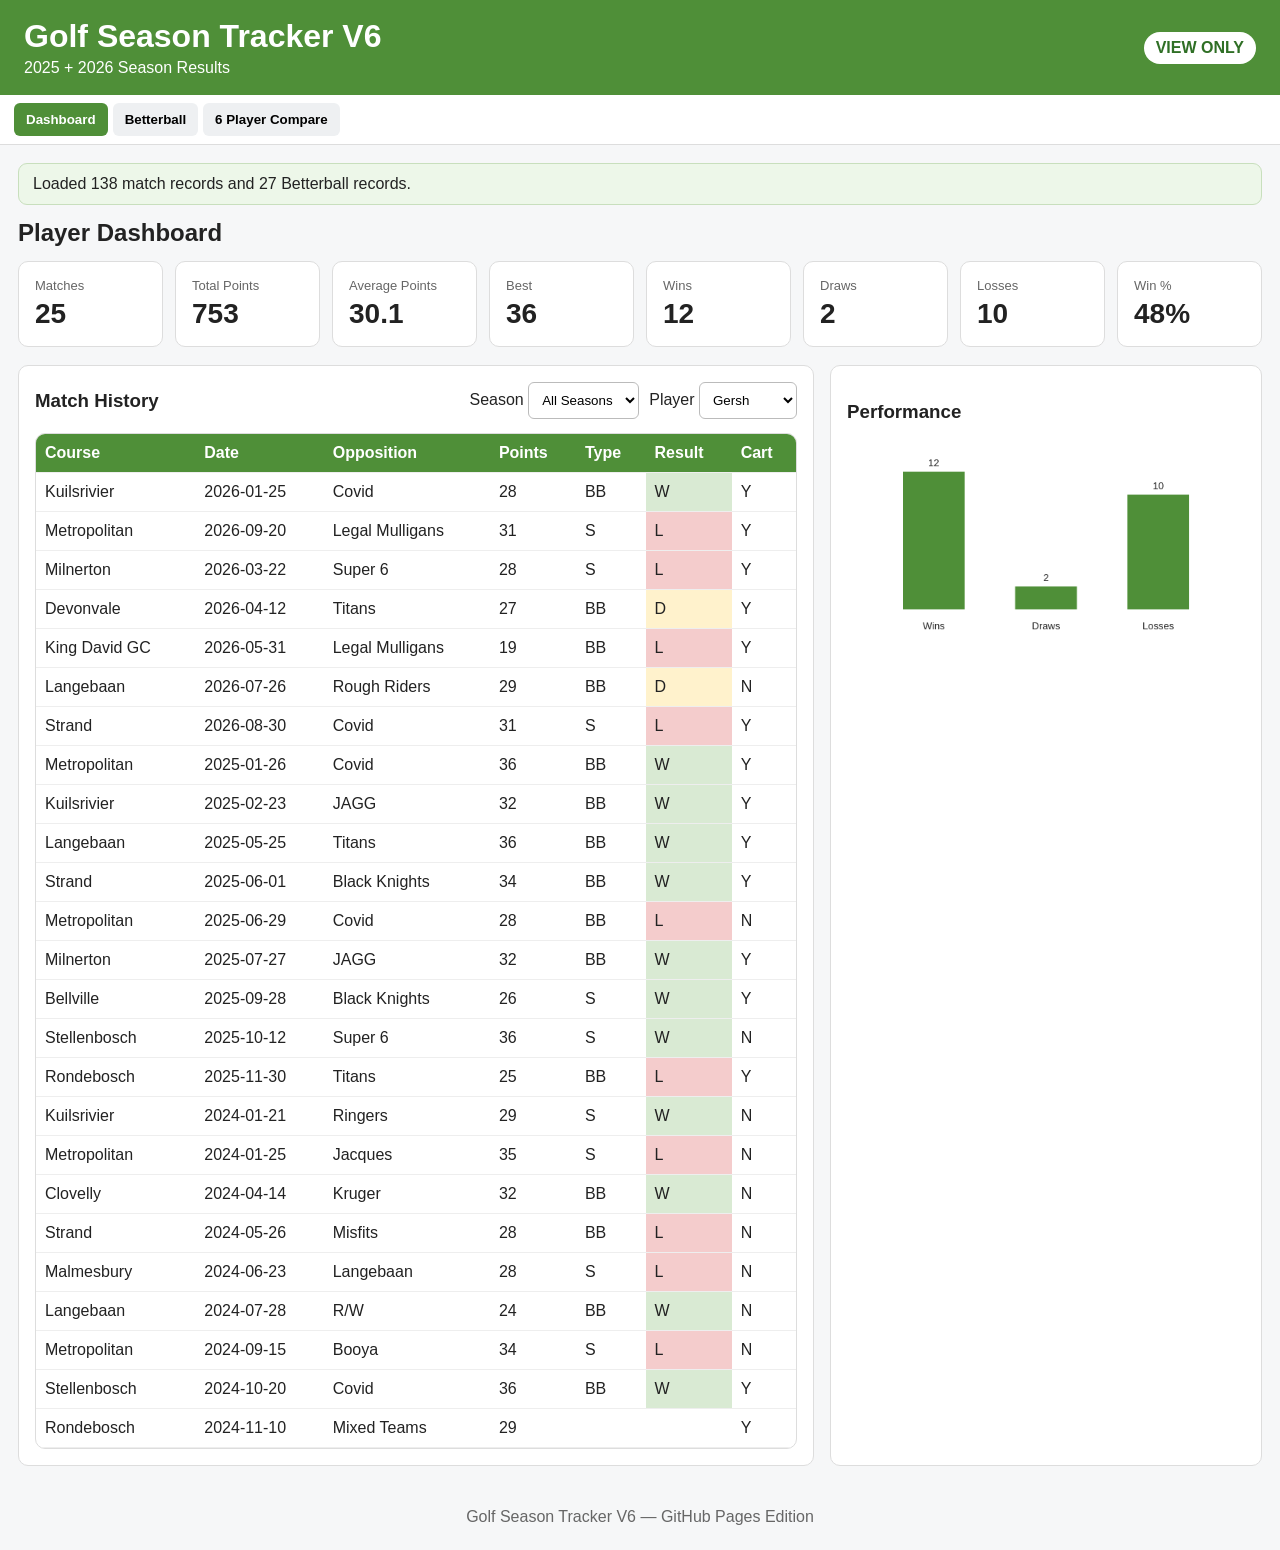
<file: index_old.html>
<!doctype html><html lang="en"><head><meta charset="utf-8"><meta name="viewport" content="width=device-width,initial-scale=1"><title>Golf Season Tracker V6</title><link rel="stylesheet" href="style.css"></head><body>
<header><div><h1>Golf Season Tracker V6</h1><div>2025 + 2026 Season Results</div></div><span class="badge">VIEW ONLY</span></header>
<nav><button class="active" data-tab="dashboard">Dashboard</button><button data-tab="betterball">Betterball</button><button data-tab="comparison">6 Player Compare</button></nav>
<main><div id="loadStatus" class="note">Loading golf data…</div>
<section id="dashboard" class="panel active"><div class="section-head"><h2>Player Dashboard</h2></div><div id="cards" class="cards"></div><div class="grid2"><div class="card"><div class="section-head"><h3>Match History</h3><div class="header-actions"><label>Season <select id="dashSeason"></select></label><label>Player <select id="player"></select></label></div></div><div class="table-wrap"><table><thead><tr><th>Course</th><th>Date</th><th>Opposition</th><th>Points</th><th>Type</th><th>Result</th><th>Cart</th></tr></thead><tbody id="history"></tbody></table></div></div><div class="card"><h3>Performance</h3><canvas id="chart" width="520" height="260"></canvas></div></div></section>
<section id="betterball" class="panel"><div class="section-head"><h2>Betterball Results</h2><label>Season <select id="bbSeason"></select></label></div><div class="table-wrap"><table><thead><tr><th>Course</th><th>Date</th><th>Opposition</th><th>Pairing</th><th>Combined</th><th>Result</th></tr></thead><tbody id="bbrows"></tbody></table></div><div class="card top"><h3>Best Betterball Combinations</h3><div class="table-wrap"><table><thead><tr><th>Rank</th><th>Combination</th><th>Played</th><th>W</th><th>D</th><th>L</th><th>Win %</th><th>Avg Combined</th><th>Best Combined</th></tr></thead><tbody id="bestbb"></tbody></table></div></div></section>
<section id="comparison" class="panel"><div class="section-head"><h2>6 Player Comparison</h2><label>Season <select id="compareSeasonView"></select></label></div><div class="table-wrap"><table><thead><tr><th>Metric</th><th><select id="p1"></select></th><th><select id="p2"></select></th><th><select id="p3"></select></th><th><select id="p4"></select></th><th><select id="p5"></select></th><th><select id="p6"></select></th></tr></thead><tbody id="compare"></tbody></table></div></section>
</main><footer>Golf Season Tracker V6 — GitHub Pages Edition</footer><script src="app.js"></script></body></html>
</file>
<file: style.css>
*{box-sizing:border-box}body{margin:0;font-family:Arial,Helvetica,sans-serif;background:#f6f7f8;color:#222}header{background:#4f8f38;color:#fff;padding:18px 24px;display:flex;justify-content:space-between;align-items:center;gap:14px;flex-wrap:wrap}h1{margin:0 0 4px}.badge{background:#fff;color:#2f6f25;border-radius:999px;padding:7px 12px;font-weight:700}nav{display:flex;gap:5px;background:#fff;border-bottom:1px solid #ddd;padding:8px 14px;overflow:auto}nav button{border:0;border-radius:6px;padding:9px 12px;background:#eef0f2;font-weight:700;cursor:pointer;white-space:nowrap}nav button.active{background:#4f8f38;color:#fff}main{max-width:1500px;margin:auto;padding:18px}.panel{display:none}.panel.active{display:block}.note{background:#edf7e9;border:1px solid #c8dfbd;border-radius:9px;padding:11px 14px;margin-bottom:14px}.note.error{background:#fce8e6;border-color:#e6b8b7}.section-head{display:flex;justify-content:space-between;align-items:center;gap:10px;flex-wrap:wrap;margin-bottom:14px}.section-head h2,.section-head h3{margin:0}.header-actions{display:flex;gap:10px;align-items:center;flex-wrap:wrap}.cards{display:grid;grid-template-columns:repeat(auto-fit,minmax(145px,1fr));gap:12px;margin-bottom:18px}.card{background:#fff;border:1px solid #ddd;border-radius:10px;padding:16px}.metric .label{font-size:13px;color:#666}.metric .value{font-size:28px;font-weight:800;margin-top:5px}.grid2{display:grid;grid-template-columns:1.4fr 1fr;gap:16px}.table-wrap{overflow:auto;background:#fff;border:1px solid #ddd;border-radius:10px}table{width:100%;border-collapse:collapse;min-width:760px}th,td{padding:10px 9px;border-bottom:1px solid #eee;text-align:left}th{background:#4f8f38;color:#fff}select{padding:9px;border:1px solid #bbb;border-radius:6px;background:#fff}th select{width:100%;min-width:120px;padding:7px;font-weight:700}.result-W{background:#d9ead3}.result-D{background:#fff2cc}.result-L{background:#f4cccc}.top{margin-top:18px}canvas{max-width:100%}footer{text-align:center;color:#666;padding:24px}@media(max-width:700px){.grid2{grid-template-columns:1fr}}
</file>
